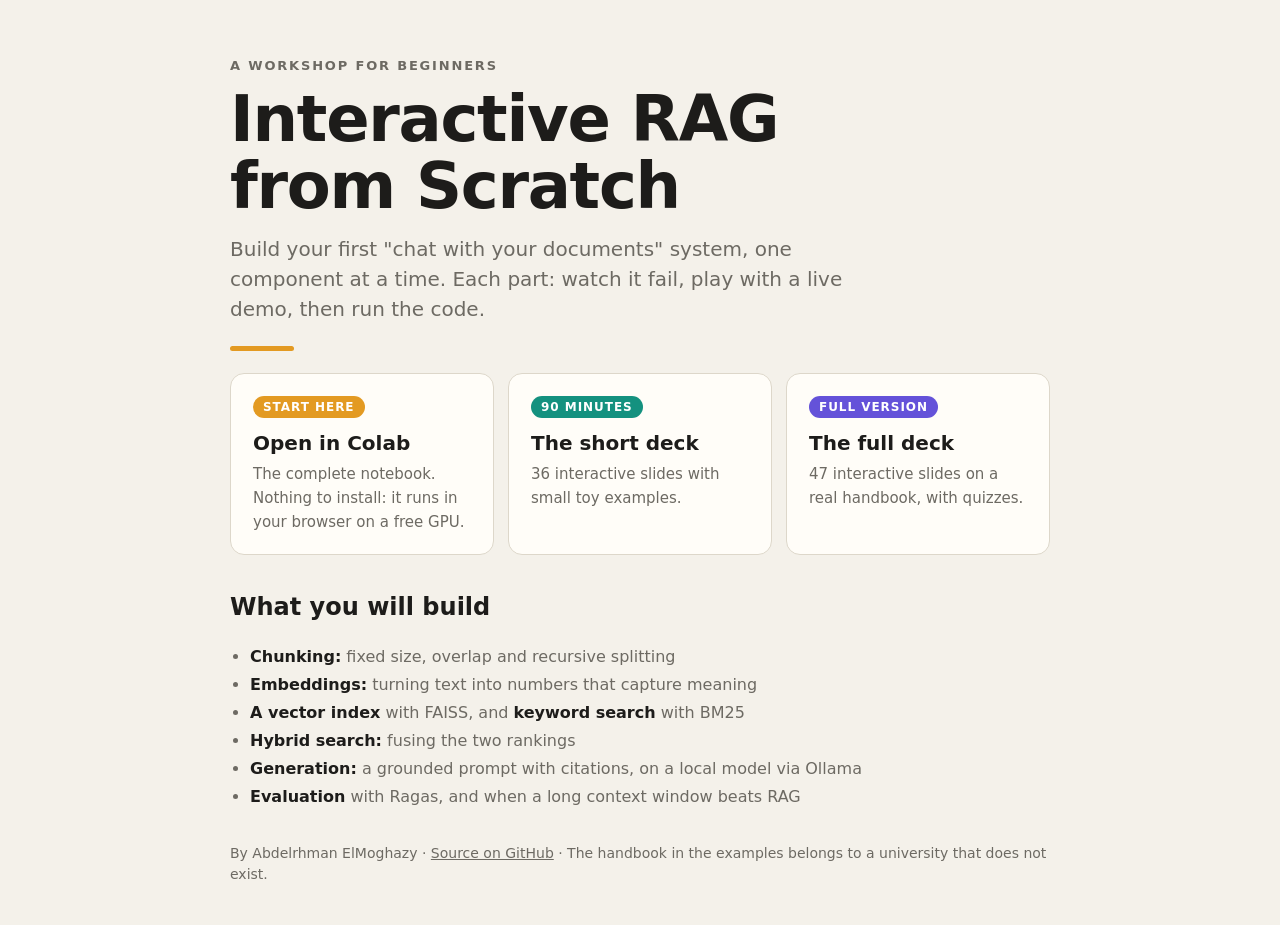
<file: index.html>
<!doctype html>
<html lang="en">
<head>
<meta charset="utf-8">
<meta name="viewport" content="width=device-width, initial-scale=1">
<title>Interactive RAG from Scratch</title>
<meta name="description" content="Learn retrieval-augmented generation from scratch with interactive visual demos and a Colab notebook. For beginners.">
<style>
  :root { --bg: #f4f1ea; --card: #fffdf8; --ink: #1d1c1a; --muted: #6d6a63; --line: #ddd7ca; --work: #e39a22; --hit: #14917f; --res: #6452d9; }
  @media (prefers-color-scheme: dark) { :root { --bg: #0f1013; --card: #18191e; --ink: #ecebe6; --muted: #a09d95; --line: #33353d; } }
  * { box-sizing: border-box; }
  body { margin: 0; background: var(--bg); color: var(--ink); font-family: "Segoe UI", system-ui, -apple-system, Roboto, Helvetica, Arial, sans-serif; line-height: 1.5; }
  main { max-width: 860px; margin: 0 auto; padding: 56px 20px 40px; }
  .kicker { font-size: 13px; letter-spacing: .14em; text-transform: uppercase; color: var(--muted); font-weight: 600; }
  h1 { font-size: clamp(38px, 7vw, 64px); line-height: 1.05; margin: 10px 0 14px; letter-spacing: -.02em; }
  .lead { font-size: 20px; color: var(--muted); max-width: 640px; margin: 0 0 8px; }
  .rule { width: 64px; height: 5px; border-radius: 3px; background: var(--work); margin: 22px 0; }
  .grid { display: grid; grid-template-columns: repeat(auto-fit, minmax(240px, 1fr)); gap: 14px; margin-top: 8px; }
  a.card { display: block; background: var(--card); border: 1px solid var(--line); border-radius: 14px; padding: 20px 22px; color: inherit; text-decoration: none; transition: border-color .2s, transform .2s; }
  a.card:hover { border-color: var(--ink); transform: translateY(-2px); }
  a.card b { display: block; font-size: 20px; margin-bottom: 4px; }
  a.card span { color: var(--muted); font-size: 15px; }
  a.card i { display: inline-block; font-style: normal; font-size: 12px; font-weight: 700; letter-spacing: .08em; text-transform: uppercase; border-radius: 99px; padding: 2px 10px; color: #fff; margin-bottom: 10px; }
  .a i { background: var(--work); color: #1d1c1a; } .b i { background: var(--hit); } .c i { background: var(--res); }
  ul { padding-left: 20px; color: var(--muted); } li { margin: 4px 0; } li b { color: var(--ink); }
  footer { margin-top: 34px; font-size: 14px; color: var(--muted); } footer a { color: inherit; }
</style>
</head>
<body>
<main>
  <div class="kicker">A workshop for beginners</div>
  <h1>Interactive RAG<br>from Scratch</h1>
  <p class="lead">Build your first "chat with your documents" system, one component at a time. Each part: watch it fail, play with a live demo, then run the code.</p>
  <div class="rule"></div>
  <div class="grid">
    <a class="card a" href="https://colab.research.google.com/github/El-Moghazy2/interactive-rag-from-scratch/blob/main/notebooks/rag_workshop.ipynb"><i>Start here</i><b>Open in Colab</b><span>The complete notebook. Nothing to install: it runs in your browser on a free GPU.</span></a>
    <a class="card b" href="site-short/"><i>90 minutes</i><b>The short deck</b><span>36 interactive slides with small toy examples.</span></a>
    <a class="card c" href="site/"><i>Full version</i><b>The full deck</b><span>47 interactive slides on a real handbook, with quizzes.</span></a>
  </div>
  <h2 style="margin-top:34px">What you will build</h2>
  <ul>
    <li><b>Chunking:</b> fixed size, overlap and recursive splitting</li>
    <li><b>Embeddings:</b> turning text into numbers that capture meaning</li>
    <li><b>A vector index</b> with FAISS, and <b>keyword search</b> with BM25</li>
    <li><b>Hybrid search:</b> fusing the two rankings</li>
    <li><b>Generation:</b> a grounded prompt with citations, on a local model via Ollama</li>
    <li><b>Evaluation</b> with Ragas, and when a long context window beats RAG</li>
  </ul>
  <footer>By Abdelrhman ElMoghazy · <a href="https://github.com/El-Moghazy2/interactive-rag-from-scratch">Source on GitHub</a> · The handbook in the examples belongs to a university that does not exist.</footer>
</main>
</body>
</html>
</file>
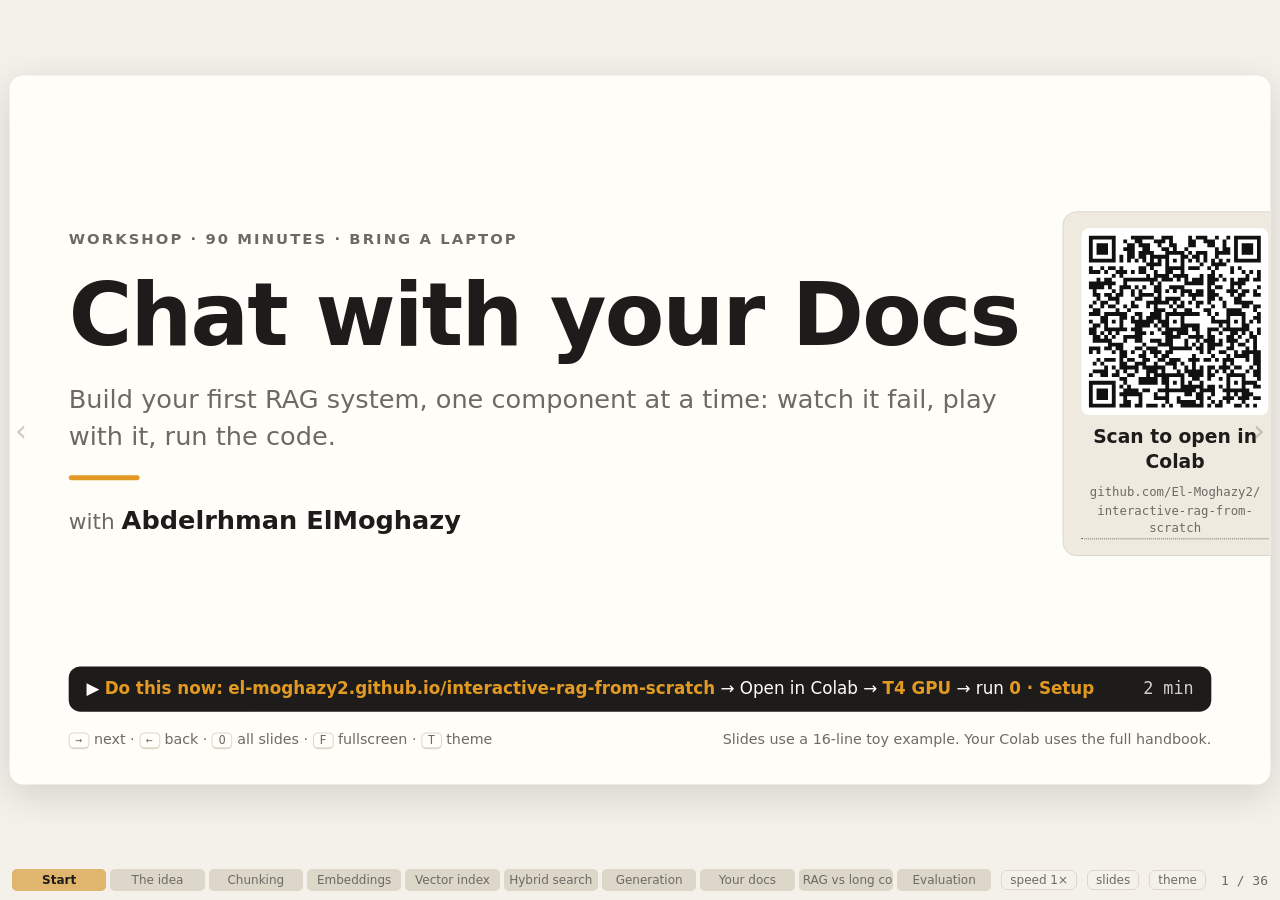
<file: site-short/index.html>
<!doctype html>
<html lang="en" data-theme="light">
<head>
<meta charset="utf-8">
<meta name="viewport" content="width=device-width, initial-scale=1">
<title>Chat with your Docs (90-minute version)</title>
<link rel="stylesheet" href="style.css?v=5835">
</head>
<body>
<div id="viewport"><div id="stage">

<!-- ======================= START ======================= -->
<section class="slide" id="title" data-part="0" style="gap:18px">
  <div class="title-row">
  <div class="title-main">
    <div class="kicker">Workshop · 90 minutes · bring a laptop</div>
    <h1>Chat with your Docs</h1>
    <p class="lead">Build your first RAG system, one component at a time: watch it fail, play with it, run the code.</p>
    <div class="rule"></div>
    <p class="speaker">with <b>Abdelrhman ElMoghazy</b></p>
  </div>
  <div class="title-qr">
    <svg viewBox="0 0 49 49" width="190" height="190" role="img" aria-label="QR code that opens the workshop notebook in Google Colab"><rect width="49" height="49" fill="#fff"/><path d="M2 2h1v1h-1zM3 2h1v1h-1zM4 2h1v1h-1zM5 2h1v1h-1zM6 2h1v1h-1zM7 2h1v1h-1zM8 2h1v1h-1zM13 2h1v1h-1zM14 2h1v1h-1zM15 2h1v1h-1zM16 2h1v1h-1zM17 2h1v1h-1zM18 2h1v1h-1zM21 2h1v1h-1zM22 2h1v1h-1zM23 2h1v1h-1zM28 2h1v1h-1zM30 2h1v1h-1zM31 2h1v1h-1zM32 2h1v1h-1zM35 2h1v1h-1zM38 2h1v1h-1zM40 2h1v1h-1zM41 2h1v1h-1zM42 2h1v1h-1zM43 2h1v1h-1zM44 2h1v1h-1zM45 2h1v1h-1zM46 2h1v1h-1zM2 3h1v1h-1zM8 3h1v1h-1zM11 3h1v1h-1zM14 3h1v1h-1zM15 3h1v1h-1zM19 3h1v1h-1zM20 3h1v1h-1zM21 3h1v1h-1zM23 3h1v1h-1zM28 3h1v1h-1zM29 3h1v1h-1zM32 3h1v1h-1zM33 3h1v1h-1zM34 3h1v1h-1zM37 3h1v1h-1zM40 3h1v1h-1zM46 3h1v1h-1zM2 4h1v1h-1zM4 4h1v1h-1zM5 4h1v1h-1zM6 4h1v1h-1zM8 4h1v1h-1zM12 4h1v1h-1zM13 4h1v1h-1zM15 4h1v1h-1zM16 4h1v1h-1zM17 4h1v1h-1zM20 4h1v1h-1zM23 4h1v1h-1zM24 4h1v1h-1zM28 4h1v1h-1zM29 4h1v1h-1zM33 4h1v1h-1zM34 4h1v1h-1zM37 4h1v1h-1zM40 4h1v1h-1zM42 4h1v1h-1zM43 4h1v1h-1zM44 4h1v1h-1zM46 4h1v1h-1zM2 5h1v1h-1zM4 5h1v1h-1zM5 5h1v1h-1zM6 5h1v1h-1zM8 5h1v1h-1zM11 5h1v1h-1zM12 5h1v1h-1zM13 5h1v1h-1zM16 5h1v1h-1zM17 5h1v1h-1zM21 5h1v1h-1zM22 5h1v1h-1zM24 5h1v1h-1zM27 5h1v1h-1zM35 5h1v1h-1zM37 5h1v1h-1zM38 5h1v1h-1zM40 5h1v1h-1zM42 5h1v1h-1zM43 5h1v1h-1zM44 5h1v1h-1zM46 5h1v1h-1zM2 6h1v1h-1zM4 6h1v1h-1zM5 6h1v1h-1zM6 6h1v1h-1zM8 6h1v1h-1zM12 6h1v1h-1zM13 6h1v1h-1zM15 6h1v1h-1zM16 6h1v1h-1zM17 6h1v1h-1zM18 6h1v1h-1zM22 6h1v1h-1zM23 6h1v1h-1zM24 6h1v1h-1zM25 6h1v1h-1zM26 6h1v1h-1zM28 6h1v1h-1zM30 6h1v1h-1zM31 6h1v1h-1zM32 6h1v1h-1zM35 6h1v1h-1zM36 6h1v1h-1zM37 6h1v1h-1zM38 6h1v1h-1zM40 6h1v1h-1zM42 6h1v1h-1zM43 6h1v1h-1zM44 6h1v1h-1zM46 6h1v1h-1zM2 7h1v1h-1zM8 7h1v1h-1zM10 7h1v1h-1zM12 7h1v1h-1zM13 7h1v1h-1zM15 7h1v1h-1zM16 7h1v1h-1zM18 7h1v1h-1zM19 7h1v1h-1zM20 7h1v1h-1zM21 7h1v1h-1zM22 7h1v1h-1zM26 7h1v1h-1zM27 7h1v1h-1zM29 7h1v1h-1zM30 7h1v1h-1zM32 7h1v1h-1zM35 7h1v1h-1zM40 7h1v1h-1zM46 7h1v1h-1zM2 8h1v1h-1zM3 8h1v1h-1zM4 8h1v1h-1zM5 8h1v1h-1zM6 8h1v1h-1zM7 8h1v1h-1zM8 8h1v1h-1zM10 8h1v1h-1zM12 8h1v1h-1zM14 8h1v1h-1zM16 8h1v1h-1zM18 8h1v1h-1zM20 8h1v1h-1zM22 8h1v1h-1zM24 8h1v1h-1zM26 8h1v1h-1zM28 8h1v1h-1zM30 8h1v1h-1zM32 8h1v1h-1zM34 8h1v1h-1zM36 8h1v1h-1zM38 8h1v1h-1zM40 8h1v1h-1zM41 8h1v1h-1zM42 8h1v1h-1zM43 8h1v1h-1zM44 8h1v1h-1zM45 8h1v1h-1zM46 8h1v1h-1zM17 9h1v1h-1zM18 9h1v1h-1zM19 9h1v1h-1zM20 9h1v1h-1zM22 9h1v1h-1zM26 9h1v1h-1zM31 9h1v1h-1zM34 9h1v1h-1zM35 9h1v1h-1zM36 9h1v1h-1zM37 9h1v1h-1zM2 10h1v1h-1zM5 10h1v1h-1zM7 10h1v1h-1zM8 10h1v1h-1zM10 10h1v1h-1zM15 10h1v1h-1zM16 10h1v1h-1zM18 10h1v1h-1zM22 10h1v1h-1zM23 10h1v1h-1zM24 10h1v1h-1zM25 10h1v1h-1zM26 10h1v1h-1zM28 10h1v1h-1zM29 10h1v1h-1zM30 10h1v1h-1zM33 10h1v1h-1zM35 10h1v1h-1zM39 10h1v1h-1zM41 10h1v1h-1zM2 11h1v1h-1zM3 11h1v1h-1zM4 11h1v1h-1zM6 11h1v1h-1zM9 11h1v1h-1zM10 11h1v1h-1zM11 11h1v1h-1zM13 11h1v1h-1zM15 11h1v1h-1zM16 11h1v1h-1zM19 11h1v1h-1zM22 11h1v1h-1zM23 11h1v1h-1zM26 11h1v1h-1zM34 11h1v1h-1zM39 11h1v1h-1zM42 11h1v1h-1zM44 11h1v1h-1zM46 11h1v1h-1zM8 12h1v1h-1zM10 12h1v1h-1zM17 12h1v1h-1zM19 12h1v1h-1zM20 12h1v1h-1zM21 12h1v1h-1zM22 12h1v1h-1zM24 12h1v1h-1zM25 12h1v1h-1zM26 12h1v1h-1zM27 12h1v1h-1zM31 12h1v1h-1zM33 12h1v1h-1zM34 12h1v1h-1zM36 12h1v1h-1zM43 12h1v1h-1zM46 12h1v1h-1zM4 13h1v1h-1zM6 13h1v1h-1zM7 13h1v1h-1zM11 13h1v1h-1zM12 13h1v1h-1zM13 13h1v1h-1zM14 13h1v1h-1zM15 13h1v1h-1zM16 13h1v1h-1zM17 13h1v1h-1zM18 13h1v1h-1zM19 13h1v1h-1zM21 13h1v1h-1zM22 13h1v1h-1zM23 13h1v1h-1zM25 13h1v1h-1zM27 13h1v1h-1zM29 13h1v1h-1zM30 13h1v1h-1zM31 13h1v1h-1zM33 13h1v1h-1zM34 13h1v1h-1zM35 13h1v1h-1zM37 13h1v1h-1zM39 13h1v1h-1zM41 13h1v1h-1zM42 13h1v1h-1zM43 13h1v1h-1zM45 13h1v1h-1zM46 13h1v1h-1zM2 14h1v1h-1zM3 14h1v1h-1zM4 14h1v1h-1zM5 14h1v1h-1zM6 14h1v1h-1zM7 14h1v1h-1zM8 14h1v1h-1zM11 14h1v1h-1zM18 14h1v1h-1zM20 14h1v1h-1zM27 14h1v1h-1zM28 14h1v1h-1zM29 14h1v1h-1zM30 14h1v1h-1zM31 14h1v1h-1zM33 14h1v1h-1zM34 14h1v1h-1zM39 14h1v1h-1zM40 14h1v1h-1zM41 14h1v1h-1zM42 14h1v1h-1zM2 15h1v1h-1zM3 15h1v1h-1zM4 15h1v1h-1zM5 15h1v1h-1zM7 15h1v1h-1zM10 15h1v1h-1zM11 15h1v1h-1zM12 15h1v1h-1zM14 15h1v1h-1zM16 15h1v1h-1zM19 15h1v1h-1zM20 15h1v1h-1zM23 15h1v1h-1zM24 15h1v1h-1zM25 15h1v1h-1zM26 15h1v1h-1zM33 15h1v1h-1zM35 15h1v1h-1zM36 15h1v1h-1zM39 15h1v1h-1zM41 15h1v1h-1zM46 15h1v1h-1zM3 16h1v1h-1zM8 16h1v1h-1zM10 16h1v1h-1zM13 16h1v1h-1zM15 16h1v1h-1zM19 16h1v1h-1zM20 16h1v1h-1zM22 16h1v1h-1zM24 16h1v1h-1zM26 16h1v1h-1zM27 16h1v1h-1zM28 16h1v1h-1zM30 16h1v1h-1zM31 16h1v1h-1zM33 16h1v1h-1zM34 16h1v1h-1zM38 16h1v1h-1zM39 16h1v1h-1zM40 16h1v1h-1zM42 16h1v1h-1zM43 16h1v1h-1zM45 16h1v1h-1zM3 17h1v1h-1zM4 17h1v1h-1zM6 17h1v1h-1zM7 17h1v1h-1zM9 17h1v1h-1zM10 17h1v1h-1zM13 17h1v1h-1zM15 17h1v1h-1zM16 17h1v1h-1zM17 17h1v1h-1zM18 17h1v1h-1zM20 17h1v1h-1zM26 17h1v1h-1zM28 17h1v1h-1zM29 17h1v1h-1zM30 17h1v1h-1zM31 17h1v1h-1zM33 17h1v1h-1zM34 17h1v1h-1zM35 17h1v1h-1zM39 17h1v1h-1zM41 17h1v1h-1zM42 17h1v1h-1zM45 17h1v1h-1zM46 17h1v1h-1zM4 18h1v1h-1zM7 18h1v1h-1zM8 18h1v1h-1zM9 18h1v1h-1zM14 18h1v1h-1zM15 18h1v1h-1zM19 18h1v1h-1zM20 18h1v1h-1zM22 18h1v1h-1zM23 18h1v1h-1zM24 18h1v1h-1zM25 18h1v1h-1zM29 18h1v1h-1zM33 18h1v1h-1zM34 18h1v1h-1zM36 18h1v1h-1zM40 18h1v1h-1zM41 18h1v1h-1zM3 19h1v1h-1zM5 19h1v1h-1zM6 19h1v1h-1zM9 19h1v1h-1zM13 19h1v1h-1zM17 19h1v1h-1zM18 19h1v1h-1zM19 19h1v1h-1zM20 19h1v1h-1zM21 19h1v1h-1zM22 19h1v1h-1zM24 19h1v1h-1zM26 19h1v1h-1zM28 19h1v1h-1zM30 19h1v1h-1zM31 19h1v1h-1zM33 19h1v1h-1zM37 19h1v1h-1zM40 19h1v1h-1zM41 19h1v1h-1zM42 19h1v1h-1zM43 19h1v1h-1zM44 19h1v1h-1zM2 20h1v1h-1zM5 20h1v1h-1zM7 20h1v1h-1zM8 20h1v1h-1zM11 20h1v1h-1zM13 20h1v1h-1zM14 20h1v1h-1zM17 20h1v1h-1zM19 20h1v1h-1zM23 20h1v1h-1zM25 20h1v1h-1zM26 20h1v1h-1zM30 20h1v1h-1zM34 20h1v1h-1zM37 20h1v1h-1zM42 20h1v1h-1zM43 20h1v1h-1zM45 20h1v1h-1zM46 20h1v1h-1zM3 21h1v1h-1zM4 21h1v1h-1zM9 21h1v1h-1zM12 21h1v1h-1zM19 21h1v1h-1zM20 21h1v1h-1zM21 21h1v1h-1zM24 21h1v1h-1zM27 21h1v1h-1zM28 21h1v1h-1zM32 21h1v1h-1zM33 21h1v1h-1zM38 21h1v1h-1zM39 21h1v1h-1zM40 21h1v1h-1zM41 21h1v1h-1zM45 21h1v1h-1zM2 22h1v1h-1zM3 22h1v1h-1zM4 22h1v1h-1zM6 22h1v1h-1zM7 22h1v1h-1zM8 22h1v1h-1zM9 22h1v1h-1zM10 22h1v1h-1zM11 22h1v1h-1zM14 22h1v1h-1zM15 22h1v1h-1zM18 22h1v1h-1zM19 22h1v1h-1zM20 22h1v1h-1zM22 22h1v1h-1zM23 22h1v1h-1zM24 22h1v1h-1zM25 22h1v1h-1zM26 22h1v1h-1zM27 22h1v1h-1zM28 22h1v1h-1zM29 22h1v1h-1zM30 22h1v1h-1zM33 22h1v1h-1zM35 22h1v1h-1zM38 22h1v1h-1zM39 22h1v1h-1zM40 22h1v1h-1zM41 22h1v1h-1zM42 22h1v1h-1zM46 22h1v1h-1zM5 23h1v1h-1zM6 23h1v1h-1zM10 23h1v1h-1zM11 23h1v1h-1zM13 23h1v1h-1zM15 23h1v1h-1zM17 23h1v1h-1zM18 23h1v1h-1zM19 23h1v1h-1zM20 23h1v1h-1zM22 23h1v1h-1zM26 23h1v1h-1zM34 23h1v1h-1zM38 23h1v1h-1zM42 23h1v1h-1zM45 23h1v1h-1zM46 23h1v1h-1zM2 24h1v1h-1zM5 24h1v1h-1zM6 24h1v1h-1zM8 24h1v1h-1zM10 24h1v1h-1zM13 24h1v1h-1zM14 24h1v1h-1zM15 24h1v1h-1zM16 24h1v1h-1zM17 24h1v1h-1zM18 24h1v1h-1zM20 24h1v1h-1zM21 24h1v1h-1zM22 24h1v1h-1zM24 24h1v1h-1zM26 24h1v1h-1zM34 24h1v1h-1zM35 24h1v1h-1zM36 24h1v1h-1zM37 24h1v1h-1zM38 24h1v1h-1zM40 24h1v1h-1zM42 24h1v1h-1zM44 24h1v1h-1zM46 24h1v1h-1zM3 25h1v1h-1zM4 25h1v1h-1zM6 25h1v1h-1zM10 25h1v1h-1zM14 25h1v1h-1zM15 25h1v1h-1zM16 25h1v1h-1zM17 25h1v1h-1zM19 25h1v1h-1zM21 25h1v1h-1zM22 25h1v1h-1zM26 25h1v1h-1zM27 25h1v1h-1zM28 25h1v1h-1zM29 25h1v1h-1zM30 25h1v1h-1zM36 25h1v1h-1zM38 25h1v1h-1zM42 25h1v1h-1zM43 25h1v1h-1zM2 26h1v1h-1zM3 26h1v1h-1zM6 26h1v1h-1zM7 26h1v1h-1zM8 26h1v1h-1zM9 26h1v1h-1zM10 26h1v1h-1zM11 26h1v1h-1zM13 26h1v1h-1zM14 26h1v1h-1zM15 26h1v1h-1zM20 26h1v1h-1zM22 26h1v1h-1zM23 26h1v1h-1zM24 26h1v1h-1zM25 26h1v1h-1zM26 26h1v1h-1zM27 26h1v1h-1zM29 26h1v1h-1zM30 26h1v1h-1zM33 26h1v1h-1zM34 26h1v1h-1zM35 26h1v1h-1zM37 26h1v1h-1zM38 26h1v1h-1zM39 26h1v1h-1zM40 26h1v1h-1zM41 26h1v1h-1zM42 26h1v1h-1zM43 26h1v1h-1zM46 26h1v1h-1zM2 27h1v1h-1zM3 27h1v1h-1zM5 27h1v1h-1zM7 27h1v1h-1zM9 27h1v1h-1zM14 27h1v1h-1zM15 27h1v1h-1zM16 27h1v1h-1zM18 27h1v1h-1zM21 27h1v1h-1zM22 27h1v1h-1zM23 27h1v1h-1zM25 27h1v1h-1zM26 27h1v1h-1zM27 27h1v1h-1zM30 27h1v1h-1zM33 27h1v1h-1zM36 27h1v1h-1zM39 27h1v1h-1zM40 27h1v1h-1zM42 27h1v1h-1zM44 27h1v1h-1zM46 27h1v1h-1zM3 28h1v1h-1zM4 28h1v1h-1zM6 28h1v1h-1zM8 28h1v1h-1zM11 28h1v1h-1zM12 28h1v1h-1zM13 28h1v1h-1zM14 28h1v1h-1zM15 28h1v1h-1zM22 28h1v1h-1zM23 28h1v1h-1zM24 28h1v1h-1zM25 28h1v1h-1zM28 28h1v1h-1zM29 28h1v1h-1zM30 28h1v1h-1zM31 28h1v1h-1zM33 28h1v1h-1zM34 28h1v1h-1zM38 28h1v1h-1zM39 28h1v1h-1zM41 28h1v1h-1zM44 28h1v1h-1zM45 28h1v1h-1zM3 29h1v1h-1zM4 29h1v1h-1zM5 29h1v1h-1zM6 29h1v1h-1zM7 29h1v1h-1zM11 29h1v1h-1zM14 29h1v1h-1zM15 29h1v1h-1zM18 29h1v1h-1zM19 29h1v1h-1zM20 29h1v1h-1zM22 29h1v1h-1zM23 29h1v1h-1zM27 29h1v1h-1zM30 29h1v1h-1zM32 29h1v1h-1zM33 29h1v1h-1zM34 29h1v1h-1zM36 29h1v1h-1zM38 29h1v1h-1zM39 29h1v1h-1zM40 29h1v1h-1zM43 29h1v1h-1zM45 29h1v1h-1zM7 30h1v1h-1zM8 30h1v1h-1zM9 30h1v1h-1zM10 30h1v1h-1zM16 30h1v1h-1zM20 30h1v1h-1zM21 30h1v1h-1zM22 30h1v1h-1zM23 30h1v1h-1zM27 30h1v1h-1zM29 30h1v1h-1zM31 30h1v1h-1zM33 30h1v1h-1zM34 30h1v1h-1zM35 30h1v1h-1zM36 30h1v1h-1zM39 30h1v1h-1zM41 30h1v1h-1zM42 30h1v1h-1zM45 30h1v1h-1zM2 31h1v1h-1zM3 31h1v1h-1zM4 31h1v1h-1zM6 31h1v1h-1zM7 31h1v1h-1zM9 31h1v1h-1zM10 31h1v1h-1zM14 31h1v1h-1zM15 31h1v1h-1zM17 31h1v1h-1zM18 31h1v1h-1zM19 31h1v1h-1zM23 31h1v1h-1zM24 31h1v1h-1zM25 31h1v1h-1zM26 31h1v1h-1zM27 31h1v1h-1zM28 31h1v1h-1zM30 31h1v1h-1zM31 31h1v1h-1zM33 31h1v1h-1zM34 31h1v1h-1zM38 31h1v1h-1zM39 31h1v1h-1zM43 31h1v1h-1zM45 31h1v1h-1zM2 32h1v1h-1zM4 32h1v1h-1zM8 32h1v1h-1zM10 32h1v1h-1zM11 32h1v1h-1zM13 32h1v1h-1zM16 32h1v1h-1zM18 32h1v1h-1zM19 32h1v1h-1zM20 32h1v1h-1zM22 32h1v1h-1zM23 32h1v1h-1zM31 32h1v1h-1zM33 32h1v1h-1zM36 32h1v1h-1zM37 32h1v1h-1zM40 32h1v1h-1zM42 32h1v1h-1zM43 32h1v1h-1zM44 32h1v1h-1zM45 32h1v1h-1zM46 32h1v1h-1zM10 33h1v1h-1zM11 33h1v1h-1zM15 33h1v1h-1zM16 33h1v1h-1zM19 33h1v1h-1zM21 33h1v1h-1zM22 33h1v1h-1zM29 33h1v1h-1zM34 33h1v1h-1zM38 33h1v1h-1zM40 33h1v1h-1zM41 33h1v1h-1zM42 33h1v1h-1zM43 33h1v1h-1zM45 33h1v1h-1zM46 33h1v1h-1zM4 34h1v1h-1zM6 34h1v1h-1zM7 34h1v1h-1zM8 34h1v1h-1zM10 34h1v1h-1zM12 34h1v1h-1zM13 34h1v1h-1zM16 34h1v1h-1zM17 34h1v1h-1zM20 34h1v1h-1zM21 34h1v1h-1zM23 34h1v1h-1zM24 34h1v1h-1zM25 34h1v1h-1zM28 34h1v1h-1zM29 34h1v1h-1zM30 34h1v1h-1zM32 34h1v1h-1zM33 34h1v1h-1zM35 34h1v1h-1zM37 34h1v1h-1zM38 34h1v1h-1zM39 34h1v1h-1zM43 34h1v1h-1zM45 34h1v1h-1zM46 34h1v1h-1zM3 35h1v1h-1zM5 35h1v1h-1zM10 35h1v1h-1zM11 35h1v1h-1zM14 35h1v1h-1zM15 35h1v1h-1zM16 35h1v1h-1zM19 35h1v1h-1zM22 35h1v1h-1zM23 35h1v1h-1zM24 35h1v1h-1zM26 35h1v1h-1zM29 35h1v1h-1zM37 35h1v1h-1zM39 35h1v1h-1zM45 35h1v1h-1zM46 35h1v1h-1zM6 36h1v1h-1zM8 36h1v1h-1zM10 36h1v1h-1zM11 36h1v1h-1zM12 36h1v1h-1zM13 36h1v1h-1zM14 36h1v1h-1zM16 36h1v1h-1zM17 36h1v1h-1zM18 36h1v1h-1zM19 36h1v1h-1zM20 36h1v1h-1zM21 36h1v1h-1zM24 36h1v1h-1zM27 36h1v1h-1zM29 36h1v1h-1zM31 36h1v1h-1zM33 36h1v1h-1zM34 36h1v1h-1zM36 36h1v1h-1zM37 36h1v1h-1zM38 36h1v1h-1zM40 36h1v1h-1zM41 36h1v1h-1zM44 36h1v1h-1zM46 36h1v1h-1zM3 37h1v1h-1zM4 37h1v1h-1zM5 37h1v1h-1zM6 37h1v1h-1zM9 37h1v1h-1zM11 37h1v1h-1zM14 37h1v1h-1zM17 37h1v1h-1zM18 37h1v1h-1zM19 37h1v1h-1zM21 37h1v1h-1zM25 37h1v1h-1zM27 37h1v1h-1zM28 37h1v1h-1zM29 37h1v1h-1zM30 37h1v1h-1zM31 37h1v1h-1zM33 37h1v1h-1zM35 37h1v1h-1zM37 37h1v1h-1zM39 37h1v1h-1zM43 37h1v1h-1zM45 37h1v1h-1zM46 37h1v1h-1zM2 38h1v1h-1zM5 38h1v1h-1zM6 38h1v1h-1zM8 38h1v1h-1zM9 38h1v1h-1zM12 38h1v1h-1zM13 38h1v1h-1zM17 38h1v1h-1zM19 38h1v1h-1zM20 38h1v1h-1zM21 38h1v1h-1zM22 38h1v1h-1zM23 38h1v1h-1zM24 38h1v1h-1zM25 38h1v1h-1zM26 38h1v1h-1zM28 38h1v1h-1zM29 38h1v1h-1zM30 38h1v1h-1zM31 38h1v1h-1zM33 38h1v1h-1zM34 38h1v1h-1zM38 38h1v1h-1zM39 38h1v1h-1zM40 38h1v1h-1zM41 38h1v1h-1zM42 38h1v1h-1zM45 38h1v1h-1zM46 38h1v1h-1zM10 39h1v1h-1zM11 39h1v1h-1zM15 39h1v1h-1zM16 39h1v1h-1zM17 39h1v1h-1zM18 39h1v1h-1zM19 39h1v1h-1zM21 39h1v1h-1zM22 39h1v1h-1zM26 39h1v1h-1zM29 39h1v1h-1zM30 39h1v1h-1zM33 39h1v1h-1zM36 39h1v1h-1zM38 39h1v1h-1zM42 39h1v1h-1zM46 39h1v1h-1zM2 40h1v1h-1zM3 40h1v1h-1zM4 40h1v1h-1zM5 40h1v1h-1zM6 40h1v1h-1zM7 40h1v1h-1zM8 40h1v1h-1zM11 40h1v1h-1zM15 40h1v1h-1zM16 40h1v1h-1zM17 40h1v1h-1zM18 40h1v1h-1zM19 40h1v1h-1zM21 40h1v1h-1zM22 40h1v1h-1zM24 40h1v1h-1zM26 40h1v1h-1zM28 40h1v1h-1zM31 40h1v1h-1zM38 40h1v1h-1zM40 40h1v1h-1zM42 40h1v1h-1zM43 40h1v1h-1zM44 40h1v1h-1zM45 40h1v1h-1zM2 41h1v1h-1zM8 41h1v1h-1zM10 41h1v1h-1zM12 41h1v1h-1zM22 41h1v1h-1zM26 41h1v1h-1zM27 41h1v1h-1zM28 41h1v1h-1zM29 41h1v1h-1zM30 41h1v1h-1zM31 41h1v1h-1zM33 41h1v1h-1zM34 41h1v1h-1zM36 41h1v1h-1zM38 41h1v1h-1zM42 41h1v1h-1zM45 41h1v1h-1zM46 41h1v1h-1zM2 42h1v1h-1zM4 42h1v1h-1zM5 42h1v1h-1zM6 42h1v1h-1zM8 42h1v1h-1zM11 42h1v1h-1zM12 42h1v1h-1zM13 42h1v1h-1zM14 42h1v1h-1zM16 42h1v1h-1zM17 42h1v1h-1zM20 42h1v1h-1zM21 42h1v1h-1zM22 42h1v1h-1zM23 42h1v1h-1zM24 42h1v1h-1zM25 42h1v1h-1zM26 42h1v1h-1zM27 42h1v1h-1zM28 42h1v1h-1zM29 42h1v1h-1zM31 42h1v1h-1zM32 42h1v1h-1zM33 42h1v1h-1zM34 42h1v1h-1zM37 42h1v1h-1zM38 42h1v1h-1zM39 42h1v1h-1zM40 42h1v1h-1zM41 42h1v1h-1zM42 42h1v1h-1zM43 42h1v1h-1zM2 43h1v1h-1zM4 43h1v1h-1zM5 43h1v1h-1zM6 43h1v1h-1zM8 43h1v1h-1zM10 43h1v1h-1zM11 43h1v1h-1zM12 43h1v1h-1zM13 43h1v1h-1zM14 43h1v1h-1zM15 43h1v1h-1zM19 43h1v1h-1zM22 43h1v1h-1zM27 43h1v1h-1zM28 43h1v1h-1zM30 43h1v1h-1zM31 43h1v1h-1zM34 43h1v1h-1zM38 43h1v1h-1zM40 43h1v1h-1zM42 43h1v1h-1zM43 43h1v1h-1zM44 43h1v1h-1zM2 44h1v1h-1zM4 44h1v1h-1zM5 44h1v1h-1zM6 44h1v1h-1zM8 44h1v1h-1zM11 44h1v1h-1zM15 44h1v1h-1zM19 44h1v1h-1zM20 44h1v1h-1zM21 44h1v1h-1zM22 44h1v1h-1zM25 44h1v1h-1zM30 44h1v1h-1zM31 44h1v1h-1zM33 44h1v1h-1zM37 44h1v1h-1zM38 44h1v1h-1zM39 44h1v1h-1zM41 44h1v1h-1zM42 44h1v1h-1zM43 44h1v1h-1zM45 44h1v1h-1zM46 44h1v1h-1zM2 45h1v1h-1zM8 45h1v1h-1zM11 45h1v1h-1zM12 45h1v1h-1zM15 45h1v1h-1zM22 45h1v1h-1zM25 45h1v1h-1zM26 45h1v1h-1zM27 45h1v1h-1zM28 45h1v1h-1zM29 45h1v1h-1zM31 45h1v1h-1zM34 45h1v1h-1zM36 45h1v1h-1zM38 45h1v1h-1zM42 45h1v1h-1zM2 46h1v1h-1zM3 46h1v1h-1zM4 46h1v1h-1zM5 46h1v1h-1zM6 46h1v1h-1zM7 46h1v1h-1zM8 46h1v1h-1zM10 46h1v1h-1zM11 46h1v1h-1zM12 46h1v1h-1zM14 46h1v1h-1zM15 46h1v1h-1zM17 46h1v1h-1zM18 46h1v1h-1zM19 46h1v1h-1zM21 46h1v1h-1zM23 46h1v1h-1zM26 46h1v1h-1zM27 46h1v1h-1zM28 46h1v1h-1zM29 46h1v1h-1zM30 46h1v1h-1zM31 46h1v1h-1zM33 46h1v1h-1zM35 46h1v1h-1zM36 46h1v1h-1zM40 46h1v1h-1zM41 46h1v1h-1zM43 46h1v1h-1zM45 46h1v1h-1z" fill="#111"/></svg>
    <b>Scan to open in Colab</b>
    <a href="https://github.com/El-Moghazy2/interactive-rag-from-scratch" target="_blank" rel="noopener">github.com/El-Moghazy2/<br>interactive-rag-from-scratch</a>
  </div>
  </div>
  <div class="banner"><span>▶ <b>Do this now:</b> <b>el-moghazy2.github.io/interactive-rag-from-scratch</b> → Open in Colab → <b>T4 GPU</b> → run <b>0 · Setup</b></span><span class="time">2 min</span></div>
  <div class="title-foot"><span><kbd>→</kbd> next · <kbd>←</kbd> back · <kbd>O</kbd> all slides · <kbd>F</kbd> fullscreen · <kbd>T</kbd> theme</span><span>Slides use a 16-line toy example. Your Colab uses the full handbook.</span></div>
</section>

<!-- ======================= 1 · THE IDEA ======================= -->
<section class="slide" id="ask" data-part="1">
  <div class="kicker"><b>1</b> · The idea · watch it fail</div>
  <h2>Ask a model about a document it has never read</h2>
  <div class="col grow" style="gap:12px">
    <div class="bubble q">Can I retake an exam I failed? <span style="opacity:.6">(I study at Moghazy University)</span></div>
    <div class="bubble a" data-step="1" id="ask-answer" style="font-size:17px"></div>
    <div class="card hit" data-step="2" style="font-size:19px"><span class="tag hit">What our campus FAQ says</span><br>
      Students who do not pass a final assessment may attempt it again <b>once in August</b>, <b>capped at grade C</b>.</div>
  </div>
  <p class="small" data-step="2">Fluent and confident, but none of it comes from our document. The model was never given it. (Answer recorded from gemma3:4b. The FAQ is invented for this workshop.)</p>
</section>

<section class="slide" id="openbook" data-part="1">
  <div class="kicker"><b>1</b> · The idea</div>
  <h2>Closed-book exam vs open-book exam</h2>
  <div class="cols2" style="align-items:stretch;margin-top:10px">
    <div class="card bad" data-step="1"><span class="tag bad">Closed book</span>
      <h3>The model alone</h3><p>Answers from memory. It has never seen your handbook, your notes or last week's news, so it guesses in a confident voice.</p></div>
    <div class="card hit" data-step="2"><span class="tag hit">Open book</span>
      <h3>The model + the right page</h3><p>Before answering, we look up the relevant page and put it on the desk. Now it only has to read and explain.</p></div>
  </div>
  <div class="card res" data-step="3" style="margin-top:auto;font-size:25px"><b>R</b>etrieval-<b>A</b>ugmented <b>G</b>eneration: <b>retrieve</b> the right pieces of your documents, <b>augment</b> the prompt with them, let the model <b>generate</b> the answer.</div>
</section>

<section class="slide" id="pipeline" data-part="1">
  <div class="kicker"><b>1</b> · The idea</div>
  <h2>The whole system on one slide</h2>
  <div class="grow">
    <svg class="pipe" id="pipe-svg" viewBox="0 0 1160 432">
      <g class="band ret"><rect x="8" y="10" width="588" height="412" rx="16"/><text x="24" y="34">RETRIEVAL</text></g>
      <g class="band aug"><rect x="616" y="238" width="184" height="184" rx="16"/><text x="632" y="262">AUGMENTATION</text></g>
      <g class="band gen"><rect x="820" y="238" width="332" height="184" rx="16"/><text x="836" y="262">GENERATION</text></g>
      <text class="lane" x="130" y="34">INDEXING · once, ahead of time</text>
      <path class="lanesplit" d="M24 234H580"/>
      <text class="lane" x="24" y="258">SEARCH · for every question</text>
      <path class="edge" data-at="1" d="M126 108H187m-8 -6l8 6l-8 6"/>
      <path class="edge" data-at="2" d="M271 108H322m-8 -6l8 6l-8 6"/>
      <path class="edge" data-at="2" d="M426 108H461m-8 -6l8 6l-8 6"/>
      <path class="edge" data-at="4" d="M519 196V272m-6 -8l6 8l6 -8"/>
      <path class="edge" data-at="3" d="M156 322H210m-8 -6l8 6l-8 6"/>
      <path class="edge" data-at="4" d="M314 322H461m-8 -6l8 6l-8 6"/>
      <path class="edge" data-at="5" d="M577 322H666m-8 -6l8 6l-8 6"/>
      <path class="edge" data-at="6" d="M750 322H856m-8 -6l8 6l-8 6"/>
      <path class="edge" data-at="6" d="M952 322H998m-8 -6l8 6l-8 6"/>
      <g class="stage" data-at="1"><g transform="translate(9 -8)"><rect class="pg" x="55.0" y="70.0" width="58" height="76" rx="5"/><path class="tl" d="M64.0 84.0h40"/><path class="tl" d="M64.0 94.0h40"/><path class="tl" d="M64.0 104.0h26"/><path class="tl" d="M64.0 114.0h40"/><path class="tl" d="M64.0 124.0h40"/><path class="tl" d="M64.0 134.0h26"/></g><rect class="pg" x="55.0" y="70.0" width="58" height="76" rx="5"/><path class="tl" d="M64.0 84.0h40"/><path class="tl" d="M64.0 94.0h40"/><path class="tl" d="M64.0 104.0h26"/><path class="tl" d="M64.0 114.0h40"/><path class="tl" d="M64.0 124.0h40"/><path class="tl" d="M64.0 134.0h26"/><text class="t" x="84" y="170">Documents</text><text class="sub" x="84" y="189">our FAQ</text></g>
      <g class="stage" data-at="1"><rect x="200" y="70" width="58" height="16" rx="4" fill="#f3c766"/><path class="tl dark" d="M207 78h44"/><rect x="200" y="90" width="58" height="16" rx="4" fill="#6fcabb"/><path class="tl dark" d="M207 98h36"/><rect x="200" y="110" width="58" height="16" rx="4" fill="#9d90ee"/><path class="tl dark" d="M207 118h44"/><rect x="200" y="130" width="58" height="16" rx="4" fill="#ee8fa0"/><path class="tl dark" d="M207 138h36"/><text class="t" x="229" y="170">Chunks</text><text class="sub" x="229" y="189">cut into pieces</text></g>
      <g class="stage" data-at="2"><rect x="336.5" y="73.5" width="9" height="9" rx="2" fill="#f3c766" opacity="0.9"/><rect x="347.5" y="73.5" width="9" height="9" rx="2" fill="#f3c766" opacity="0.3"/><rect x="358.5" y="73.5" width="9" height="9" rx="2" fill="#f3c766" opacity="0.6"/><rect x="369.5" y="73.5" width="9" height="9" rx="2" fill="#f3c766" opacity="1"/><rect x="380.5" y="73.5" width="9" height="9" rx="2" fill="#f3c766" opacity="0.45"/><rect x="391.5" y="73.5" width="9" height="9" rx="2" fill="#f3c766" opacity="0.75"/><rect x="402.5" y="73.5" width="9" height="9" rx="2" fill="#f3c766" opacity="0.25"/><rect x="336.5" y="93.5" width="9" height="9" rx="2" fill="#6fcabb" opacity="0.4"/><rect x="347.5" y="93.5" width="9" height="9" rx="2" fill="#6fcabb" opacity="0.95"/><rect x="358.5" y="93.5" width="9" height="9" rx="2" fill="#6fcabb" opacity="0.3"/><rect x="369.5" y="93.5" width="9" height="9" rx="2" fill="#6fcabb" opacity="0.6"/><rect x="380.5" y="93.5" width="9" height="9" rx="2" fill="#6fcabb" opacity="0.8"/><rect x="391.5" y="93.5" width="9" height="9" rx="2" fill="#6fcabb" opacity="0.2"/><rect x="402.5" y="93.5" width="9" height="9" rx="2" fill="#6fcabb" opacity="0.7"/><rect x="336.5" y="113.5" width="9" height="9" rx="2" fill="#9d90ee" opacity="0.7"/><rect x="347.5" y="113.5" width="9" height="9" rx="2" fill="#9d90ee" opacity="0.5"/><rect x="358.5" y="113.5" width="9" height="9" rx="2" fill="#9d90ee" opacity="1"/><rect x="369.5" y="113.5" width="9" height="9" rx="2" fill="#9d90ee" opacity="0.25"/><rect x="380.5" y="113.5" width="9" height="9" rx="2" fill="#9d90ee" opacity="0.55"/><rect x="391.5" y="113.5" width="9" height="9" rx="2" fill="#9d90ee" opacity="0.9"/><rect x="402.5" y="113.5" width="9" height="9" rx="2" fill="#9d90ee" opacity="0.35"/><rect x="336.5" y="133.5" width="9" height="9" rx="2" fill="#ee8fa0" opacity="0.3"/><rect x="347.5" y="133.5" width="9" height="9" rx="2" fill="#ee8fa0" opacity="0.65"/><rect x="358.5" y="133.5" width="9" height="9" rx="2" fill="#ee8fa0" opacity="0.45"/><rect x="369.5" y="133.5" width="9" height="9" rx="2" fill="#ee8fa0" opacity="0.85"/><rect x="380.5" y="133.5" width="9" height="9" rx="2" fill="#ee8fa0" opacity="1"/><rect x="391.5" y="133.5" width="9" height="9" rx="2" fill="#ee8fa0" opacity="0.5"/><rect x="402.5" y="133.5" width="9" height="9" rx="2" fill="#ee8fa0" opacity="0.6"/><text class="t" x="374" y="170">Embeddings</text><text class="sub" x="374" y="189">chunk → numbers</text></g>
      <g class="stage" data-at="2"><rect class="box" x="469" y="66" width="100" height="84" rx="10"/><circle cx="489" cy="88" r="4.5" fill="#f3c766"/><circle cx="497" cy="100" r="4.5" fill="#f3c766"/><circle cx="485" cy="104" r="4.5" fill="#f3c766"/><circle cx="501" cy="84" r="4.5" fill="#f3c766"/><circle cx="533" cy="86" r="4.5" fill="#6fcabb"/><circle cx="545" cy="94" r="4.5" fill="#6fcabb"/><circle cx="539" cy="80" r="4.5" fill="#6fcabb"/><circle cx="551" cy="82" r="4.5" fill="#6fcabb"/><circle cx="511" cy="124" r="4.5" fill="#9d90ee"/><circle cx="525" cy="130" r="4.5" fill="#9d90ee"/><circle cx="517" cy="136" r="4.5" fill="#9d90ee"/><circle cx="533" cy="120" r="4.5" fill="#9d90ee"/><circle cx="545" cy="132" r="4.5" fill="#ee8fa0"/><circle cx="553" cy="122" r="4.5" fill="#ee8fa0"/><text class="t" x="519" y="170">Index</text><text class="sub" x="519" y="189">grouped by meaning</text></g>
      <g class="stage" data-at="3"><path class="qb" d="M40.0 291.0h104a10 10 0 0 1 10 10v34a10 10 0 0 1 -10 10h-80l-12 12v-12h-12a10 10 0 0 1 -10 -10v-34a10 10 0 0 1 10 -10z"/><text class="bt" x="92" y="323">Can I retake…?</text><text class="t" x="92" y="384">Question</text><text class="sub" x="92" y="403">from a student</text></g>
      <g class="stage" data-at="3"><rect x="224.5" y="317.5" width="9" height="9" rx="2" fill="var(--bad)" opacity="0.7"/><rect x="235.5" y="317.5" width="9" height="9" rx="2" fill="var(--bad)" opacity="0.5"/><rect x="246.5" y="317.5" width="9" height="9" rx="2" fill="var(--bad)" opacity="1"/><rect x="257.5" y="317.5" width="9" height="9" rx="2" fill="var(--bad)" opacity="0.25"/><rect x="268.5" y="317.5" width="9" height="9" rx="2" fill="var(--bad)" opacity="0.55"/><rect x="279.5" y="317.5" width="9" height="9" rx="2" fill="var(--bad)" opacity="0.9"/><rect x="290.5" y="317.5" width="9" height="9" rx="2" fill="var(--bad)" opacity="0.35"/><text class="t" x="262" y="384">Embed it</text><text class="sub" x="262" y="403">same model</text></g>
      <g class="stage" data-at="4"><rect class="box" x="469" y="280" width="100" height="84" rx="10"/><path class="hitline" d="M521 328L511 338"/><path class="hitline" d="M521 328L525 344"/><path class="hitline" d="M521 328L533 334"/><circle cx="489" cy="302" r="4.5" fill="#f3c766"/><circle cx="497" cy="314" r="4.5" fill="#f3c766"/><circle cx="485" cy="318" r="4.5" fill="#f3c766"/><circle cx="501" cy="298" r="4.5" fill="#f3c766"/><circle cx="533" cy="300" r="4.5" fill="#6fcabb"/><circle cx="545" cy="308" r="4.5" fill="#6fcabb"/><circle cx="539" cy="294" r="4.5" fill="#6fcabb"/><circle cx="551" cy="296" r="4.5" fill="#6fcabb"/><circle cx="511" cy="338" r="6" fill="#9d90ee" class="hitdot"/><circle cx="525" cy="344" r="6" fill="#9d90ee" class="hitdot"/><circle cx="517" cy="350" r="4.5" fill="#9d90ee"/><circle cx="533" cy="334" r="6" fill="#9d90ee" class="hitdot"/><circle cx="545" cy="346" r="4.5" fill="#ee8fa0"/><circle cx="553" cy="336" r="4.5" fill="#ee8fa0"/><path class="qmark" d="M521.0 319.0L523.4 324.8L529.6 325.2L524.8 329.2L526.3 335.3L521.0 332.0L515.7 335.3L517.2 329.2L512.4 325.2L518.6 324.8Z"/><text class="t" x="519" y="384">Search</text><text class="sub" x="519" y="403">nearest chunks win</text></g>
      <g class="stage" data-at="5"><rect class="pg" x="675" y="278" width="66" height="88" rx="6"/><rect x="682" y="285" width="52" height="12" rx="3" fill="var(--muted)" opacity=".55"/><rect x="682" y="302" width="52" height="12" rx="3" fill="#9d90ee"/><rect x="682" y="317" width="52" height="12" rx="3" fill="#9d90ee"/><rect x="682" y="332" width="52" height="12" rx="3" fill="#9d90ee"/><rect x="682" y="347" width="52" height="12" rx="3" fill="var(--bad)"/><text class="t" x="708" y="384">Prompt</text><text class="sub" x="708" y="403">rules + chunks + question</text></g>
      <g class="stage" data-at="6"><path class="pin" d="M862 302h8M938 302h8M884 280v8M884 356v8"/><path class="pin" d="M862 322h8M938 322h8M904 280v8M904 356v8"/><path class="pin" d="M862 342h8M938 342h8M924 280v8M924 356v8"/><rect class="chip" x="870" y="288" width="68" height="68" rx="12"/><text class="ct" x="904" y="329">LLM</text><text class="t" x="904" y="384">Model</text><text class="sub" x="904" y="403">reads, then writes</text></g>
      <g class="stage final" data-at="6"><path class="ab" d="M1012.0 287.0h104a10 10 0 0 1 10 10v42a10 10 0 0 1 -10 10h-80l-12 12v-12h-12a10 10 0 0 1 -10 -10v-42a10 10 0 0 1 10 -10z"/><path class="tl dark" d="M1016 302h96M1016 314h80M1016 326h52"/><rect x="1074" y="318" width="38" height="15" rx="4" fill="#9d90ee"/><text class="cite" x="1093" y="329">[c20]</text><text class="t" x="1064" y="384">Answer</text><text class="sub" x="1064" y="403">with its source</text></g>
    </svg>
  </div>
  <div class="caps" style="font-size:22px;min-height:64px">
    <p data-only="0" class="on">Two lanes. Press <kbd>→</kbd> to walk through them.</p>
    <p data-only="1"><b>Chunking.</b> Cut the documents into pieces small enough to send to a model.</p>
    <p data-only="2"><b>Embedding + indexing.</b> Turn each piece into numbers that capture its meaning, and store them so they are quick to search.</p>
    <p data-only="3">A question arrives. We turn it into numbers with the <b>same</b> embedding model.</p>
    <p data-only="4"><b>Retrieval.</b> Find the chunks whose numbers are closest to the question's.</p>
    <p data-only="5"><b>Augmentation.</b> Paste those chunks into the prompt, next to the question.</p>
    <p data-only="6"><b>Generation.</b> The model answers from what is on its desk. Today you build every box.</p>
  </div>
</section>

<section class="slide" id="colab1" data-part="1" style="justify-content:center">
  <div class="kicker"><b>1</b> · Your turn</div>
  <h2>See both versions with your own eyes</h2>
  <ul class="big-list" style="margin:14px 0">
    <li>Run the <b>Part 1</b> cells: ask the model with no documents.</li>
    <li>Run the next cell: the same question with the right paragraph pasted in by hand.</li>
    <li>Compare the two answers with your neighbour's. Did the first ones even agree?</li>
  </ul>
  <p class="lead">Pasting by hand works for one question. The rest of today is about finding the right paragraph automatically.</p>
  <div class="banner"><span>▶ <b>Colab · Part 1</b> <code>GENERATION</code> run the cell: the model answers with no documents</span><span class="time">3 min</span></div>
</section>

<!-- ======================= 2 · CHUNKING ======================= -->
<section class="slide" id="map-2" data-part="2" data-focus="1">
  <div class="kicker"><b>2</b> · Chunking · where we are</div>
  <h2>Step 1 of 5: cut the documents into chunks</h2>
  <div class="grow mapholder"></div>
  <p style="font-size:22px">Everything downstream works on chunks, so this first cut decides what can be found later.</p>
</section>

<section class="slide" id="chunk-why" data-part="2">
  <div class="kicker"><b>2</b> · Chunking · watch it fail</div>
  <h2>Why not paste the whole handbook into every prompt?</h2>
  <ul class="big-list grow" style="margin-top:14px">
    <li data-step="1"><b>It may not fit.</b> Our toy FAQ is 16 lines. A real handbook is 300 pages, a company wiki is millions.</li>
    <li data-step="2"><b>You pay and wait for every word, on every question.</b> Even when the answer is one sentence.</li>
    <li data-step="3"><b>Needles get lost in haystacks.</b> The more unrelated text around the answer, the more often models miss it.</li>
  </ul>
  <div class="card work" data-step="4"><span class="tag work">Predict</span><br>So we cut the document into <b>chunks</b> and send only the useful ones. How big should a chunk be: a sentence, a paragraph, a page? What goes wrong at each extreme?</div>
</section>

<section class="slide" id="chunk-demo" data-part="2" style="gap:12px">
  <div class="kicker"><b>2</b> · Chunking · play</div>
  <h2>Cut the text into chunks. Then let them overlap.</h2>
  <div class="grow" id="chunk-root"></div>
  <p class="small" style="font-size:14.5px">Try: size 120 with overlap 0 and find where the late rule is cut. Raise the overlap to 40: one chunk now holds the whole rule, at the cost of storing some text twice. Then switch to recursive splitting and try the same sizes.</p>
</section>

<section class="slide" id="chunk-rec" data-part="2" style="gap:11px">
  <div class="kicker"><b>2</b> · Chunking · a smarter cut</div>
  <h2>Recursive splitting: cut at the biggest natural break that fits</h2>
  <div class="controls">
    <label>maximum chunk size <input type="range" id="rc-size" min="80" max="400" step="20" value="200"><output id="rc-size-o"></output></label>
    <button class="btn go" id="rc-play">▶ Play</button>
    <button class="btn" id="rc-step">Step</button>
    <button class="btn" id="rc-reset">Reset</button>
    <span class="recrow" id="rc-ladder" style="margin-left:auto"></span>
  </div>
  <div class="recdemo grow">
    <div class="panel"><div class="rctext" id="rc-text"></div></div>
    <div class="panel col" style="gap:6px"><h3 id="rc-title"></h3><div class="rclist" id="rc-list"></div></div>
  </div>
  <div class="card" id="rc-cap" style="font-size:18.5px;padding:10px 16px;min-height:66px;transition:all .3s"></div>
</section>

<section class="slide" id="chunk-code" data-part="2">
  <div class="kicker"><b>2</b> · Chunking · code</div>
  <h2>Recursive splitting is one library call</h2>
<pre class="code" data-hl="1:1;2:5-6;3:7;4:8;5:10" style="font-size:17px">
from langchain_text_splitters import RecursiveCharacterTextSplitter

def make_splitter(size=300, overlap=50):
    return RecursiveCharacterTextSplitter(
        chunk_size=size,                    # the longest a chunk may be, in characters
        chunk_overlap=overlap,              # how much two neighbours share
        separators=["\n\n", "\n", ". ", " ", ""],   # biggest break first
        keep_separator="end")               # a full stop stays with its sentence

pieces = make_splitter(200, 0).split_text(text)
</pre>
  <div class="caps card" style="min-height:104px">
    <p data-only="0" class="on">Press <kbd>→</kbd> to step through the code.</p>
    <p data-only="1"><b>The library.</b> LangChain ships the algorithm you just watched. You do not write the splitting yourself.</p>
    <p data-only="2"><b>Size and overlap.</b> The same two dials as in the first demo: the most characters a chunk may hold, and how much two neighbours repeat.</p>
    <p data-only="3"><b>The separators.</b> The list from the demo, from the biggest break to the smallest: blank line, line break, full stop, space, and finally "anywhere".</p>
    <p data-only="4"><b>Where the separator goes.</b> <span class="mono">"end"</span> keeps each full stop attached to the sentence before it, so chunks do not start with a stray dot.</p>
    <p data-only="5"><b>Use it.</b> A list of strings comes back. These strings are the chunks the rest of the pipeline uses.</p>
  </div>
  <div class="banner"><span>▶ <b>Colab · Part 2</b> <code>INDEXING</code> run the cells: load the PDF, then cut it into chunks</span><span class="time">4 min</span></div>
</section>

<!-- ======================= 3 · EMBEDDINGS ======================= -->
<section class="slide" id="map-3" data-part="3" data-focus="2">
  <div class="kicker"><b>3</b> · Embeddings · where we are</div>
  <h2>Step 2 of 5: turn text into numbers</h2>
  <div class="grow mapholder"></div>
  <p style="font-size:22px">The same embedding model is used twice: once for every chunk ahead of time, and once for each question.</p>
</section>

<section class="slide" id="emb-why" data-part="3">
  <div class="kicker"><b>3</b> · Embeddings · watch it fail</div>
  <h2>Matching words is not matching meaning</h2>
  <div class="cols2" style="font-size:20px">
    <div class="card"><span class="tag">Question</span><br>Can I <u>retake</u> an <u>exam</u> I <u>failed</u>?</div>
    <div class="card"><span class="tag">The right sentence</span><br>Students who do <u>not pass</u> a <u>final assessment</u> may <u>attempt it again</u> once in August…</div>
  </div>
  <p data-step="1">Not one important word in common. Here is what a word search returns for this question:</p>
  <div class="rank" id="why-kw" data-step="1" style="max-width:860px"></div>
  <p data-step="2" id="why-kw-note"></p>
  <div class="card work" data-step="3" style="margin-top:auto"><span class="tag work">The idea</span><br>We need to compare <b>meaning</b>, not spelling. So we turn every text into numbers that capture what it means.</div>
</section>

<section class="slide" id="emb-idea" data-part="3" data-steps="1">
  <div class="kicker"><b>3</b> · Embeddings · the idea</div>
  <h2>One query, six sentences: which are closest in meaning?</h2>
  <div class="demo split grow" style="grid-template-columns:1.2fr 1fr">
    <div class="col" style="gap:10px">
      <div class="chips" id="sim-chips"></div>
      <div class="card" style="padding:10px 16px"><span class="tag res">Query</span> <b id="sim-query" style="font-size:22px"></b>
        <div id="sim-vec" style="margin-top:8px"></div>
        <p class="small" style="font-size:14px;margin-top:4px">An embedding model turns the text into a list of 384 numbers. Every sentence below gets its own list.</p></div>
      <div class="col grow" id="sim-rows" style="gap:7px"></div>
    </div>
    <div class="panel col">
      <h3>Each text is a direction. Compare by angle.</h3>
      <svg id="sim-fan" viewBox="0 0 420 400" style="width:100%;flex:1;min-height:0"></svg>
      <p class="small" id="sim-note">cosine similarity = cos(angle). Same direction → 1, unrelated → near 0.</p>
    </div>
  </div>
  <div class="caps small" style="font-size:18px">
    <p data-only="0" class="on"><b>Predict:</b> rank the six sentences from closest to furthest. Then press <kbd>→</kbd>.</p>
    <p data-only="1">Real scores from all-MiniLM-L6-v2. Hover a sentence to find its arrow. Note the ones that share a word with the query but not its meaning.</p>
  </div>
</section>

<section class="slide" id="emb-demo" data-part="3" data-steps="1">
  <div class="kicker"><b>3</b> · Embeddings · play</div>
  <h2>All 16 sentences on a map. Where does your question land?</h2>
  <div class="demo split grow">
    <div class="panel col" style="gap:4px"><svg class="map" id="emb-map" style="flex:1;min-height:0"></svg><div class="legend" id="emb-legend"></div></div>
    <div class="col" style="min-height:0">
      <div id="emb-q"></div>
      <div class="rank" id="emb-rank"></div>
      <div class="panel grow"><h3>Sentence</h3><p class="hover-text" id="emb-hover" style="font-size:18px">Hover a dot to read it. Which dots sit close together?</p></div>
    </div>
  </div>
  <p class="small">The map squeezes 384 dimensions into 2, so distances on screen are approximate. The scores on the right are the real cosine similarities.</p>
</section>

<section class="slide" id="emb-code" data-part="3">
  <div class="kicker"><b>3</b> · Embeddings · code</div>
  <h2>Embed once, compare with a dot product</h2>
<pre class="code" data-hl="1:1-2;2:4-5;3:7-8">
from sentence_transformers import SentenceTransformer
embedder = SentenceTransformer("all-MiniLM-L6-v2")     # small, free, runs on a laptop

def cosine(a, b):
    return a @ b / (np.linalg.norm(a) * np.linalg.norm(b))

emb = embedder.encode(texts, normalize_embeddings=True)
emb.shape                                              # (47, 384)
</pre>
  <div class="caps card" style="min-height:120px">
    <p data-only="0" class="on">Press <kbd>→</kbd> to step through the code.</p>
    <p data-only="1"><b>The model.</b> The same one that drew the map on the last slide. It is 90 MB and needs no API key.</p>
    <p data-only="2"><b>Cosine similarity.</b> The dot product <span class="mono">a @ b</span> divided by both lengths <span class="mono">np.linalg.norm(a)</span>, <span class="mono">np.linalg.norm(b)</span>.</p>
    <p data-only="3"><b>Embed every chunk once.</b> One row per chunk. <span class="mono">normalize_embeddings=True</span> makes every length 1, so from here on cosine similarity is a plain dot product. That is what the vector index in the next part computes.</p>
  </div>
  <div class="banner"><span>▶ <b>Colab · Part 3</b> <code>INDEXING</code> run the cell: embed every chunk</span><span class="time">4 min</span></div>
</section>

<!-- ======================= 4 · INDEX ======================= -->
<section class="slide" id="map-4" data-part="4" data-focus="3">
  <div class="kicker"><b>4</b> · Vector index · where we are</div>
  <h2>Step 3 of 5: store the numbers so they are fast to search</h2>
  <div class="grow mapholder"></div>
  <p style="font-size:22px">Built once, ahead of time. Every question will look things up in it.</p>
</section>

<section class="slide" id="idx-why" data-part="4">
  <div class="kicker"><b>4</b> · Vector index · watch it fail</div>
  <h2>Comparing with everything does not scale</h2>
  <div class="row grow" style="align-items:stretch;margin-top:8px">
    <div class="card" style="flex:1"><span class="tag">Our toy FAQ</span><div class="counter" style="margin:14px 0">16</div><p>comparisons per question. Instant.</p></div>
    <div class="card bad" style="flex:1" data-step="1"><span class="tag bad">A university's documents</span><div class="counter" style="margin:14px 0">5,000,000</div><p>comparisons per question, for every student, all day.</p></div>
    <div class="card hit" style="flex:1.2" data-step="2"><span class="tag hit">The trick</span><p style="margin-top:10px">Group similar vectors into <b>clusters</b> ahead of time. For a question, find the nearest cluster centres and search <b>only inside those</b>.</p><p class="small" style="margin-top:8px">Like going to the right shelf in a library instead of reading every spine.</p></div>
  </div>
  <div class="card work" data-step="3"><span class="tag work">Predict</span><br>We skip most of the vectors. Can this shortcut ever return the wrong sentence?</div>
</section>

<section class="slide" id="idx-demo" data-part="4">
  <div class="kicker"><b>4</b> · Vector index · play</div>
  <h2>600 vectors, 10 clusters: open fewer, search faster</h2>
  <div class="demo split grow" style="grid-template-columns:1.35fr 1fr">
    <div class="panel" style="padding:6px"><svg class="map" id="idx-map" style="cursor:crosshair"></svg></div>
    <div class="col" style="min-height:0;gap:12px">
      <p style="font-size:19px"><b>Click anywhere on the map</b> to ask a question from that spot.</p>
      <div class="chips"><button class="chip" id="idx-easy">inside a cluster</button><button class="chip" id="idx-hard">near a border</button></div>
      <div class="controls"><label>clusters to open <input type="range" id="idx-np" min="1" max="10" value="1" style="width:200px"><output id="idx-np-o"></output></label></div>
      <div class="row">
        <div class="card" style="flex:1"><span class="small">Exact search</span><div class="counter" id="idx-exact"></div><span class="small">comparisons</span></div>
        <div class="card work" style="flex:1"><span class="small">With the index</span><div class="counter" id="idx-ivf"></div><span class="small" id="idx-how"></span></div>
      </div>
      <div class="card" id="idx-out" style="font-size:19px;transition:all .3s"></div>
    </div>
  </div>
  <p class="small" style="font-size:14.5px">600 made-up points drawn in two dimensions so you can see all of them. Real embeddings have 384 dimensions, and the index works the same way. With five million vectors the saving is what makes search possible at all.</p>
</section>

<section class="slide" id="idx-what" data-part="4" style="gap:14px">
  <div class="kicker"><b>4</b> · Vector index · the kinds</div>
  <h2>A vector index answers one question: which stored vectors are nearest?</h2>
  <div class="cols3">
    <div class="card" data-step="1"><svg viewBox="0 0 210 112" class="ixpic"><path class="ix-l" d="M122 70L30 25"/><path class="ix-l" d="M122 70L55 40"/><path class="ix-l" d="M122 70L40 72"/><path class="ix-l" d="M122 70L70 84"/><path class="ix-l" d="M122 70L95 30"/><path class="ix-l" d="M122 70L115 55"/><path class="ix-l" d="M122 70L100 88"/><path class="ix-l" d="M122 70L140 25"/><path class="ix-l" d="M122 70L160 50"/><path class="ix-l" d="M122 70L145 82"/><path class="ix-l" d="M122 70L176 76"/><path class="ix-l" d="M122 70L180 30"/><circle cx="30" cy="25" r="6" class="ix-d hot"/><circle cx="55" cy="40" r="6" class="ix-d hot"/><circle cx="40" cy="72" r="6" class="ix-d hot"/><circle cx="70" cy="84" r="6" class="ix-d hot"/><circle cx="95" cy="30" r="6" class="ix-d hot"/><circle cx="115" cy="55" r="6" class="ix-d hot"/><circle cx="100" cy="88" r="6" class="ix-d hot"/><circle cx="140" cy="25" r="6" class="ix-d hot"/><circle cx="160" cy="50" r="6" class="ix-d hot"/><circle cx="145" cy="82" r="6" class="ix-d hot"/><circle cx="176" cy="76" r="6" class="ix-d hot"/><circle cx="180" cy="30" r="6" class="ix-d hot"/><path class="ix-q" d="M122 59l3.2 7.2l7.8 .8l-5.8 5.3l1.6 7.7l-6.8 -3.9l-6.8 3.9l1.6 -7.7l-5.8 -5.3l7.8 -.8z"/></svg><h3>Flat</h3><p class="ixp">Compare with <b>every</b> vector. Always exact. Fine for thousands of chunks, and what your Colab uses.</p></div>
    <div class="card" data-step="2"><svg viewBox="0 0 210 112" class="ixpic"><circle class="ix-c" cx="48" cy="55" r="40"/><circle class="ix-c on" cx="106" cy="60" r="38"/><circle class="ix-c" cx="161" cy="52" r="40"/><path class="ix-l" d="M122 70L95 30"/><path class="ix-l" d="M122 70L115 55"/><path class="ix-l" d="M122 70L100 88"/><circle cx="30" cy="25" r="6" class="ix-d dim"/><circle cx="55" cy="40" r="6" class="ix-d dim"/><circle cx="40" cy="72" r="6" class="ix-d dim"/><circle cx="70" cy="84" r="6" class="ix-d dim"/><circle cx="95" cy="30" r="6" class="ix-d hot"/><circle cx="115" cy="55" r="6" class="ix-d hot"/><circle cx="100" cy="88" r="6" class="ix-d hot"/><circle cx="140" cy="25" r="6" class="ix-d dim"/><circle cx="160" cy="50" r="6" class="ix-d dim"/><circle cx="145" cy="82" r="6" class="ix-d dim"/><circle cx="176" cy="76" r="6" class="ix-d dim"/><circle cx="180" cy="30" r="6" class="ix-d dim"/><path class="ix-q" d="M122 59l3.2 7.2l7.8 .8l-5.8 5.3l1.6 7.7l-6.8 -3.9l-6.8 3.9l1.6 -7.7l-5.8 -5.3l7.8 -.8z"/></svg><h3>Clusters (IVF)</h3><p class="ixp">Search only inside the <b>nearest clusters</b>. Much faster, can miss. The demo you just played.</p></div>
    <div class="card" data-step="3"><svg viewBox="0 0 210 112" class="ixpic"><path class="ix-e on" d="M30 25L55 40"/><path class="ix-e" d="M55 40L40 72"/><path class="ix-e" d="M40 72L70 84"/><path class="ix-e on" d="M55 40L95 30"/><path class="ix-e on" d="M95 30L115 55"/><path class="ix-e" d="M115 55L100 88"/><path class="ix-e" d="M70 84L100 88"/><path class="ix-e" d="M95 30L140 25"/><path class="ix-e" d="M140 25L160 50"/><path class="ix-e" d="M160 50L145 82"/><path class="ix-e" d="M145 82L176 76"/><path class="ix-e" d="M160 50L180 30"/><path class="ix-e" d="M115 55L160 50"/><path class="ix-e" d="M100 88L145 82"/><circle cx="30" cy="25" r="6" class="ix-d hot"/><circle cx="55" cy="40" r="6" class="ix-d hot"/><circle cx="40" cy="72" r="6" class="ix-d dim"/><circle cx="70" cy="84" r="6" class="ix-d dim"/><circle cx="95" cy="30" r="6" class="ix-d hot"/><circle cx="115" cy="55" r="6" class="ix-d hot"/><circle cx="100" cy="88" r="6" class="ix-d dim"/><circle cx="140" cy="25" r="6" class="ix-d dim"/><circle cx="160" cy="50" r="6" class="ix-d dim"/><circle cx="145" cy="82" r="6" class="ix-d dim"/><circle cx="176" cy="76" r="6" class="ix-d dim"/><circle cx="180" cy="30" r="6" class="ix-d dim"/><path class="ix-q" d="M122 59l3.2 7.2l7.8 .8l-5.8 5.3l1.6 7.7l-6.8 -3.9l-6.8 3.9l1.6 -7.7l-5.8 -5.3l7.8 -.8z"/></svg><h3>Graph (HNSW)</h3><p class="ixp">Hop along <b>links between neighbours</b> toward the question. Fast and accurate, uses more memory. The default in most vector databases.</p></div>
  </div>
  <div data-step="4" class="col" style="gap:10px">
<pre class="code" style="font-size:17.5px;padding:12px 0">
index = faiss.IndexFlatIP(384)           # an empty index for 384-number vectors
index.add(emb)                           # store every chunk's vector
scores, ids = index.search(q, 3)         # ask for the 3 chunks nearest to the question
</pre>
    <p class="small">A vector database (Chroma, Qdrant, pgvector) is an index like these, plus storage on disk, filters and updates.</p>
  </div>
  <div class="banner"><span>▶ <b>Colab · Part 4</b> run the cells: build the vector index (<code>INDEXING</code>), then search it (<code>RETRIEVAL</code>)</span><span class="time">2 min</span></div>
</section>

<!-- ======================= 5 · HYBRID ======================= -->
<section class="slide" id="map-5" data-part="5" data-focus="4">
  <div class="kicker"><b>5</b> · Hybrid search · where we are</div>
  <h2>Step 4 of 5: find the right chunks for this question</h2>
  <div class="grow mapholder"></div>
  <p style="font-size:22px">This is the R in RAG. If the right chunk is not found here, nothing later can fix it.</p>
</section>

<section class="slide" id="hyb-why" data-part="5">
  <div class="kicker"><b>5</b> · Hybrid search · watch it fail</div>
  <h2>Now semantic search lets us down</h2>
  <div class="bubble q" id="hyb-why-q" style="align-self:flex-start"></div>
  <div data-step="1" class="col" style="gap:8px">
    <p class="small">Semantic search, top 4:</p>
    <div class="rank" id="hyb-why-rank" style="max-width:760px"></div>
  </div>
  <p data-step="2">To an embedding model, <span class="mono">B-204</span> and <span class="mono">B-240</span> are both just "a room with a lab". Exact codes, names and numbers get blurred.</p>
  <div class="card work" data-step="3" style="margin-top:auto"><span class="tag work">Predict</span><br>Old-fashioned keyword search would nail <span class="mono">B-204</span>. But which search wins on "Can I retake an exam I failed?" And what if we used both?</div>
</section>

<section class="slide" id="hyb-demo" data-part="5" data-steps="1">
  <div class="kicker"><b>5</b> · Hybrid search · play</div>
  <h2>Keyword vs meaning vs both</h2>
  <div id="hyb-q"></div>
  <p class="small">Keywords the search sees: <span class="mono" id="hyb-tokens"></span></p>
  <div class="cols3 grow">
    <div class="panel"><h3>Keyword (BM25)</h3><div class="rank" id="hyb-kw"></div></div>
    <div class="panel"><h3>Meaning (embeddings)</h3><div class="rank" id="hyb-sem"></div></div>
    <div class="panel" style="border-color:var(--res)"><h3>Hybrid (rank fusion)</h3><div class="flip" id="hyb-fused"></div></div>
  </div>
  <div class="controls"><span>trust keywords</span><input type="range" id="hyb-mix" min="0" max="100" value="50" style="width:320px"><span>trust meaning</span><output id="hyb-mix-o" style="min-width:140px"></output>
    <span class="small" style="margin-left:auto">Each search nominates its top 5; a chunk earns 1 / (60 + position) per list. Purple marks the right chunk.</span></div>
</section>

<section class="slide" id="hyb-code" data-part="5">
  <div class="kicker"><b>5</b> · Hybrid search · code</div>
  <h2>BM25 for keywords, rank fusion to combine</h2>
<pre class="code" data-hl="1:1-2;2:6-7;3:8;4:9">
bm25 = BM25Okapi([tokenize(t) for t in texts])        # count words in every chunk
scores = bm25.get_scores(tokenize(question))          # rare matching words score high

def rrf(rankings, k=60):
    points = {}
    for ranking in rankings:                          # one ranked list per search method
        for rank, i in enumerate(ranking, start=1):
            points[i] = points.get(i, 0) + 1 / (k + rank)
    return sorted(points.items(), key=lambda item: -item[1])
</pre>
  <div class="caps card" style="min-height:110px">
    <p data-only="0" class="on">Press <kbd>→</kbd> to step through the code.</p>
    <p data-only="1"><b>BM25.</b> A chunk scores when it contains the question's words. A rare word such as <span class="mono">b-204</span> counts far more than a common one such as <span class="mono">room</span>.</p>
    <p data-only="2"><b>Two lists in.</b> BM25 scores (0 to 10) and cosine scores (0 to 1) cannot be added. So we throw the scores away and keep only the positions.</p>
    <p data-only="3"><b>Reciprocal rank fusion.</b> Position 1 earns 1/61, position 2 earns 1/62, and so on. A chunk that is near the top of both lists collects the most points.</p>
    <p data-only="4"><b>Sort by points.</b> That is the whole algorithm, and it is what many production search systems use.</p>
  </div>
  <div class="banner"><span>▶ <b>Colab · Part 5</b> run the cells: keyword index (<code>INDEXING</code>), keyword and hybrid search (<code>RETRIEVAL</code>)</span><span class="time">5 min</span></div>
</section>

<!-- ======================= 6 · GENERATION ======================= -->
<section class="slide" id="map-6" data-part="6" data-focus="5">
  <div class="kicker"><b>6</b> · Generation · where we are</div>
  <h2>Step 5 of 5: build the prompt and let the model answer</h2>
  <div class="grow mapholder"></div>
  <p style="font-size:22px">The A and the G: paste the retrieved chunks next to the question, then generate.</p>
</section>

<section class="slide" id="gen-why" data-part="6">
  <div class="kicker"><b>6</b> · Generation · watch it fail</div>
  <h2>The model can only be as good as what is on its desk</h2>
  <div class="bubble q" style="align-self:flex-start">How much does a parking permit cost? <span style="opacity:.6">(our FAQ never mentions parking)</span></div>
  <div class="cols2" style="align-items:start">
    <div class="card bad" data-step="1"><span class="tag bad">No retrieval</span><p class="answer" id="gen-why-loose" style="font-size:17px"></p></div>
    <div class="card hit" data-step="2"><span class="tag hit">3 retrieved sentences + rules: only the context, say when you don't know</span><p class="answer" id="gen-why-strict" style="font-size:19px"></p></div>
  </div>
  <div class="card work" data-step="3"><span class="tag work">And when retrieval hands over the wrong sentence?</span>
    <p style="font-size:18px">"Can I retake an exam I failed?" with only <b>one</b> retrieved sentence (the ID-card rule, not the resit rule):</p>
    <p class="answer" id="gen-why-k1" style="font-size:18px;font-style:italic"></p></div>
  <p class="small" data-step="3">All three answers recorded from gemma3:4b. The answer was in our documents; the model never saw it.</p>
</section>

<section class="slide" id="gen-demo" data-part="6">
  <div class="kicker"><b>6</b> · Generation · play</div>
  <h2>Build the prompt, watch the answer change</h2>
  <div id="gen-q"></div>
  <div class="controls">
    <label class="switch"><input type="checkbox" id="gen-ret" checked> retrieval on</label>
    <label>chunks <select id="gen-k"><option>1</option><option selected>3</option></select></label>
    <label class="switch"><input type="checkbox" id="gen-strict" checked> "only the context"</label>
    <label class="switch"><input type="checkbox" id="gen-cite" checked> "cite your sources"</label>
    <span class="small" id="gen-words" style="margin-left:auto"></span>
  </div>
  <div class="demo split grow">
    <div class="panel"><h3>The prompt we send</h3><div class="prompt" id="gen-prompt" style="height:calc(100% - 26px)"></div></div>
    <div class="panel" style="border-color:var(--res)"><h3>The model's answer (recorded, gemma3:4b)</h3><div class="answer" id="gen-answer" style="height:calc(100% - 26px)"></div></div>
  </div>
  <p class="small"><span class="prompt" style="font-size:14px"><span class="rule">rules</span> · <span class="ctx">retrieved chunks</span> · <span class="qq">question</span></span> &nbsp; Try: any question with retrieval off · "retake" with 1 chunk, then 3 · the rules off and on.</p>
</section>

<section class="slide" id="gen-code" data-part="6">
  <div class="kicker"><b>6</b> · Generation · code</div>
  <h2>The last two functions: your RAG is complete</h2>
<pre class="code" data-hl="1:2;2:3-6;3:7-8;4:10-12" style="font-size:16.5px">
def build_prompt(question, results):
    context = "\n".join(f"[{chunks[i]['id']}] {chunks[i]['text']}" for i, _ in results)
    return f"""You are a helpful assistant for Moghazy University students.
Answer the question using ONLY the context below.
If the answer is not in the context, say "I don't know based on the handbook."
Cite the chunk ids you used in square brackets, like [c12].
Context: {context}
Question: {question}"""

def rag(question, k=3):
    results = hybrid_search(question, k)                 # retrieve
    return ask_llm(build_prompt(question, results))      # augment + generate
</pre>
  <div class="caps card" style="min-height:92px">
    <p data-only="0" class="on">Press <kbd>→</kbd> to step through the code.</p>
    <p data-only="1"><b>Context.</b> One line per retrieved chunk, each starting with its id so the model can cite it.</p>
    <p data-only="2"><b>Rules.</b> Stay inside the context, admit when the answer is missing, say where the answer came from.</p>
    <p data-only="3"><b>The open book and the question.</b> This is the "augmented" in RAG: plain text pasted into a prompt.</p>
    <p data-only="4"><b>Three lines for the whole system:</b> retrieve, augment, generate.</p>
  </div>
  <div class="banner"><span>▶ <b>Colab · Part 6</b> run the cells: build the prompt (<code>AUGMENTATION</code>), then ask all four questions (<code>GENERATION</code>)</span><span class="time">5 min</span></div>
</section>

<!-- ======================= 7 · YOUR DOCS ======================= -->
<section class="slide" id="clinic" data-part="7">
  <div class="kicker"><b>7</b> · Failure clinic</div>
  <h2>Three broken RAGs. Which part do you fix?</h2>
  <div class="col grow" style="gap:10px">
    <div class="card quiz mini" data-answer="0"><p class="q"><b>Case 1.</b> "What is the late penalty?" → "You lose 10% per day." It never mentions the zero after five days. The retrieved chunk ends in the middle of a sentence.</p>
      <div class="opts"><button>Chunking</button><button>Search</button><button>Prompt rules</button><button>Bigger LLM</button></div><p class="explain">The fact was split across two chunks. Split at paragraph boundaries or add overlap.</p></div>
    <div class="card quiz mini" data-answer="1"><p class="q"><b>Case 2.</b> "What is room B-204 used for?" → a confident answer about room B-240. The B-204 sentence is not among the retrieved chunks.</p>
      <div class="opts"><button>Chunking</button><button>Search</button><button>Prompt rules</button><button>Bigger LLM</button></div><p class="explain">The right chunk was never retrieved. Add keyword search and fuse the rankings.</p></div>
    <div class="card quiz mini" data-answer="2"><p class="q"><b>Case 3.</b> "How much is a parking permit?" → "A permit costs 50 dollars per semester." The handbook has no parking section.</p>
      <div class="opts"><button>Chunking</button><button>Search</button><button>Prompt rules</button><button>Bigger LLM</button></div><p class="explain">Nothing to retrieve, so the model filled the gap. Tell it to answer only from the context and to say when it does not know.</p></div>
  </div>
</section>

<section class="slide" id="recap" data-part="7">
  <div class="kicker"><b>7</b> · Recap</div>
  <h2>You built every box</h2>
  <div id="recap-pipe" style="height:330px"></div>
  <div class="row" style="font-size:18px">
    <div class="card" style="flex:1"><b>Reranking</b><br><span class="small">Retrieve 20, let a stronger model pick the best 3.</span></div>
    <div class="card" style="flex:1"><b>Evaluation</b><br><span class="small">20 questions with known answers; how often is the right chunk in the top 3?</span></div>
    <div class="card" style="flex:1"><b>Vector databases</b><br><span class="small">Chroma, Qdrant, pgvector: the same index, kept on disk.</span></div>
    <div class="card" style="flex:1"><b>Agentic search</b><br><span class="small">Let the model decide what to look up, and when.</span></div>
  </div>
  <div class="banner"><span>▶ <b>Take home</b> Colab Part 7: chat with the handbook · Part 8: score your RAG with Ragas</span><span class="time">after class</span></div>
</section>

<!-- ======================= 8 · RAG VS LONG CONTEXT ======================= -->
<section class="slide" id="lc-question" data-part="8">
  <div class="kicker"><b>8</b> · RAG vs long context</div>
  <h2>Some models now read a million tokens at once. Is RAG still needed?</h2>
  <div class="cols2" style="align-items:stretch;margin-top:10px">
    <div class="card hit"><span class="tag hit">RAG</span><h3>Select, then read</h3>
      <p>Chunk, embed, index, search. Send the model a few passages.</p>
      <p class="small" style="margin-top:8px">What you built today.</p></div>
    <div class="card work" data-step="1"><span class="tag work">Long context</span><h3>Read everything, every time</h3>
      <p>No chunks, no embeddings, no index. Paste all the documents into the prompt and let the model find the answer.</p>
      <p class="small" style="margin-top:8px">A million tokens is roughly 700,000 words: several long novels.</p></div>
  </div>
  <div class="card" data-step="2" style="margin-top:auto">Our whole handbook is about 2,500 tokens. It fits in any model, hundreds of times over. So was today a waste? Two views coming up.</div>
</section>

<section class="slide" id="lc-debate" data-part="8">
  <div class="kicker"><b>8</b> · RAG vs long context</div>
  <h2>Three points each way</h2>
  <div class="cols2 grow" style="align-items:start">
    <div class="col">
      <span class="tag work" style="align-self:flex-start">For long context</span>
      <div class="card" data-step="1"><b>Far fewer moving parts.</b> <span class="small">No chunking strategy, embedding model, vector store or sync job to break.</span></div>
      <div class="card" data-step="2"><b>No retrieval misses.</b> <span class="small">RAG can fail silently: the answer was in the data, but search never showed it to the model.</span></div>
      <div class="card" data-step="3"><b>Whole-document questions.</b> <span class="small">"What is in the requirements but missing from the release notes?" needs both documents in full, not a few snippets.</span></div>
    </div>
    <div class="col">
      <span class="tag hit" style="align-self:flex-start">For RAG</span>
      <div class="card" data-step="4"><b>No re-reading.</b> <span class="small">Long context processes every document again on every question. RAG pays once, at indexing time. Caching helps when the documents rarely change.</span></div>
      <div class="card" data-step="5"><b>Less noise.</b> <span class="small">Models can miss a detail buried deep inside a huge prompt. A handful of relevant chunks keeps the model on the signal.</span></div>
      <div class="card" data-step="6"><b>Data bigger than any window.</b> <span class="small">A company's documents are measured in terabytes. Something has to choose what goes in.</span></div>
    </div>
  </div>
  <p class="small">Summarised from Martin Keen, "Is RAG Still Needed? Choosing the Best Approach for LLMs", IBM Technology (YouTube, 2026).</p>
</section>

<section class="slide" id="lc-cache" data-part="8">
  <div class="kicker"><b>8</b> · RAG vs long context · caching</div>
  <h2>Prompt caching: the model skips what it has just read</h2>
  <div class="cols2 grow" style="grid-template-columns:1.5fr 1fr;align-items:stretch">
    <div class="panel col" style="gap:14px;justify-content:center">
      <div class="pc-legend"><span><i class="pc-new"></i>read now · full price</span><span><i class="pc-hit"></i>reused from the cache · a small fraction of the price</span></div>
      <div class="pc-axis"><span>start of the prompt</span><span>end</span></div>
      <div class="pc-row">
        <b>Question 1</b>
        <div class="pc-bar"><span class="pc-new" style="flex:8">instructions + documents</span><span class="pc-new" style="flex:1.3">Q1</span></div>
        <em class="pc-full">full price</em>
        <p>The first time, the model reads everything. The provider keeps that work for a while.</p>
      </div>
      <div class="pc-row" data-step="1">
        <b>Question 2</b>
        <div class="pc-bar"><span class="pc-hit" style="flex:8">instructions + documents · not read again</span><span class="pc-new" style="flex:1.3">Q2</span></div>
        <em class="pc-cheap">a fraction</em>
        <p>The prompt starts exactly like the last one, so only the new question is read.</p>
      </div>
      <div class="pc-row" data-step="2">
        <b>Question 3</b>
        <div class="pc-bar"><span class="pc-new pc-chg" style="flex:1.2">date</span><span class="pc-new" style="flex:6.8">instructions + documents · read again</span><span class="pc-new" style="flex:1.3">Q3</span></div>
        <em class="pc-full">full price again</em>
        <p>Someone added today's date at the top. The prompt no longer starts the same, so nothing can be reused.</p>
      </div>
    </div>
    <div class="col" style="justify-content:center">
      <div class="card" data-step="3"><b>Keep the start identical.</b> <span class="small">Instructions and documents first, the question last. Anything that changes goes at the end.</span></div>
      <div class="card" data-step="3"><b>It does not last.</b> <span class="small">The saved work is kept for minutes to hours, so it pays off when questions come often.</span></div>
      <div class="card bad" data-step="4"><b>It saves money and time, not attention.</b> <span class="small">The model still looks across every document, so a detail buried in a huge prompt is as easy to miss as before. And the documents still have to fit in the window.</span></div>
    </div>
  </div>
</section>

<section class="slide" id="lc-decide" data-part="8">
  <div class="kicker"><b>8</b> · RAG vs long context</div>
  <h2>So which one? Ask four questions about your problem</h2>
  <div class="cols2" style="align-items:stretch">
    <div class="card work" data-step="1"><span class="tag work">Lean to long context when</span>
      <ul style="margin:6px 0 0;padding-left:22px;font-size:21px;line-height:1.55"><li>the documents are few and bounded (one contract, one book)</li><li>the question needs the whole text: summarise, compare, find what is missing</li><li>questions are rare, or the text is stable enough to cache</li></ul></div>
    <div class="card hit" data-step="2"><span class="tag hit">Lean to RAG when</span>
      <ul style="margin:6px 0 0;padding-left:22px;font-size:21px;line-height:1.55"><li>the data is larger than the window, or keeps growing</li><li>questions are lookups: one fact, one rule, one page</li><li>many people ask, all day: cost and waiting time add up</li><li>you must show the source of every answer</li></ul></div>
  </div>
  <div class="card res" data-step="3" style="margin-top:auto;font-size:23px">In practice it is often <b>both</b>: retrieve generously, then give a long-context model whole sections instead of tiny snippets. Retrieval decides <i>what</i> the model reads; the window decides <i>how much</i>.</div>
</section>

<!-- ======================= 9 · EVALUATION ======================= -->
<section class="slide" id="ev-why" data-part="9">
  <div class="kicker"><b>9</b> · Evaluation</div>
  <h2>"It looks right" is not a measurement</h2>
  <p class="lead" style="font-size:22px">You changed the chunk size. Is the system better or worse? Ragas scores a RAG from 0 to 1 on separate questions, so you can tell <b>which part</b> got better or worse.</p>
  <div class="evalgrid grow">
    <div class="ch">Metric</div><div class="ch">The question it answers</div><div class="ch">What it reads</div><div class="ch">Watches</div>
    <div class="cn" data-step="1"><b>Context precision</b></div><div data-step="1">Are the useful chunks ranked above the useless ones?</div><div data-step="1" class="small">question · retrieved chunks · reference answer</div><div data-step="1"><span class="tag hit">retrieval</span></div>
    <div class="cn" data-step="2"><b>Context recall</b></div><div data-step="2">Did we retrieve everything the right answer needs?</div><div data-step="2" class="small">retrieved chunks · reference answer</div><div data-step="2"><span class="tag hit">retrieval</span></div>
    <div class="cn" data-step="3"><b>Faithfulness</b></div><div data-step="3">Is every claim in the answer backed by the retrieved chunks?</div><div data-step="3" class="small">answer · retrieved chunks</div><div data-step="3"><span class="tag res">generation</span></div>
    <div class="cn" data-step="4"><b>Response relevancy</b></div><div data-step="4">Does the answer address the question that was asked, and only that?</div><div data-step="4" class="small">question · answer</div><div data-step="4"><span class="tag res">generation</span></div>
    <div class="cn" data-step="5"><b>Answer accuracy</b></div><div data-step="5">Does the answer agree with the reference answer?</div><div data-step="5" class="small">question · answer · reference answer</div><div data-step="5"><span class="tag">end to end</span></div>
  </div>
  <p class="small" data-step="6">A <b>reference answer</b> is the correct answer written by a person. Three of the five metrics need one. An LLM acts as the judge for all five.</p>
</section>

<section class="slide" id="ev-bars" data-part="9" style="gap:11px">
  <div class="kicker"><b>9</b> · Evaluation · play</div>
  <h2>Drag a score. See what it means, and what to fix first.</h2>
  <div class="chips" id="eb-presets"></div>
  <div class="col grow" id="eb-rows" style="gap:9px;min-height:0"></div>
  <div class="card" id="eb-head" style="font-size:18px;padding:11px 18px;transition:all .3s"></div>
  <p class="small" style="font-size:14px">You set the levels; nothing here is measured. The pictures are sketches: four retrieved chunks, a four-sentence answer, four facts in the reference answer.</p>
</section>

<section class="slide" id="end" data-part="9" style="justify-content:center">
  <div class="row" style="align-items:center;gap:60px">
    <div class="col" style="flex:1;gap:22px">
      <div class="kicker">Thank you</div>
      <h1>Questions?</h1>
      <p class="lead">You now have a working RAG in your Colab. Break it on purpose, then fix it: that is how the ideas stick.</p>
      <p class="small">Press <kbd>O</kbd> to jump back to any slide or demo during questions.</p>
    </div>
    <div class="card col center" style="gap:10px;padding:22px 26px">
      <svg viewBox="0 0 37 37" width="210" height="210" role="img" aria-label="QR code for linkedin.com/in/abdelrhman-elmoghazy"><rect width="37" height="37" fill="#fff"/><path d="M2 2h1v1h-1zM3 2h1v1h-1zM4 2h1v1h-1zM5 2h1v1h-1zM6 2h1v1h-1zM7 2h1v1h-1zM8 2h1v1h-1zM13 2h1v1h-1zM14 2h1v1h-1zM16 2h1v1h-1zM17 2h1v1h-1zM20 2h1v1h-1zM21 2h1v1h-1zM23 2h1v1h-1zM24 2h1v1h-1zM25 2h1v1h-1zM28 2h1v1h-1zM29 2h1v1h-1zM30 2h1v1h-1zM31 2h1v1h-1zM32 2h1v1h-1zM33 2h1v1h-1zM34 2h1v1h-1zM2 3h1v1h-1zM8 3h1v1h-1zM14 3h1v1h-1zM17 3h1v1h-1zM19 3h1v1h-1zM23 3h1v1h-1zM24 3h1v1h-1zM25 3h1v1h-1zM28 3h1v1h-1zM34 3h1v1h-1zM2 4h1v1h-1zM4 4h1v1h-1zM5 4h1v1h-1zM6 4h1v1h-1zM8 4h1v1h-1zM12 4h1v1h-1zM13 4h1v1h-1zM16 4h1v1h-1zM18 4h1v1h-1zM19 4h1v1h-1zM21 4h1v1h-1zM22 4h1v1h-1zM24 4h1v1h-1zM25 4h1v1h-1zM28 4h1v1h-1zM30 4h1v1h-1zM31 4h1v1h-1zM32 4h1v1h-1zM34 4h1v1h-1zM2 5h1v1h-1zM4 5h1v1h-1zM5 5h1v1h-1zM6 5h1v1h-1zM8 5h1v1h-1zM11 5h1v1h-1zM12 5h1v1h-1zM13 5h1v1h-1zM14 5h1v1h-1zM15 5h1v1h-1zM17 5h1v1h-1zM19 5h1v1h-1zM24 5h1v1h-1zM28 5h1v1h-1zM30 5h1v1h-1zM31 5h1v1h-1zM32 5h1v1h-1zM34 5h1v1h-1zM2 6h1v1h-1zM4 6h1v1h-1zM5 6h1v1h-1zM6 6h1v1h-1zM8 6h1v1h-1zM12 6h1v1h-1zM13 6h1v1h-1zM15 6h1v1h-1zM18 6h1v1h-1zM21 6h1v1h-1zM23 6h1v1h-1zM25 6h1v1h-1zM28 6h1v1h-1zM30 6h1v1h-1zM31 6h1v1h-1zM32 6h1v1h-1zM34 6h1v1h-1zM2 7h1v1h-1zM8 7h1v1h-1zM10 7h1v1h-1zM11 7h1v1h-1zM13 7h1v1h-1zM16 7h1v1h-1zM19 7h1v1h-1zM22 7h1v1h-1zM23 7h1v1h-1zM26 7h1v1h-1zM28 7h1v1h-1zM34 7h1v1h-1zM2 8h1v1h-1zM3 8h1v1h-1zM4 8h1v1h-1zM5 8h1v1h-1zM6 8h1v1h-1zM7 8h1v1h-1zM8 8h1v1h-1zM10 8h1v1h-1zM12 8h1v1h-1zM14 8h1v1h-1zM16 8h1v1h-1zM18 8h1v1h-1zM20 8h1v1h-1zM22 8h1v1h-1zM24 8h1v1h-1zM26 8h1v1h-1zM28 8h1v1h-1zM29 8h1v1h-1zM30 8h1v1h-1zM31 8h1v1h-1zM32 8h1v1h-1zM33 8h1v1h-1zM34 8h1v1h-1zM11 9h1v1h-1zM12 9h1v1h-1zM13 9h1v1h-1zM19 9h1v1h-1zM20 9h1v1h-1zM21 9h1v1h-1zM22 9h1v1h-1zM23 9h1v1h-1zM26 9h1v1h-1zM2 10h1v1h-1zM5 10h1v1h-1zM7 10h1v1h-1zM8 10h1v1h-1zM10 10h1v1h-1zM11 10h1v1h-1zM12 10h1v1h-1zM15 10h1v1h-1zM16 10h1v1h-1zM17 10h1v1h-1zM18 10h1v1h-1zM21 10h1v1h-1zM23 10h1v1h-1zM25 10h1v1h-1zM26 10h1v1h-1zM27 10h1v1h-1zM29 10h1v1h-1zM2 11h1v1h-1zM5 11h1v1h-1zM6 11h1v1h-1zM10 11h1v1h-1zM12 11h1v1h-1zM13 11h1v1h-1zM18 11h1v1h-1zM23 11h1v1h-1zM26 11h1v1h-1zM27 11h1v1h-1zM28 11h1v1h-1zM29 11h1v1h-1zM34 11h1v1h-1zM4 12h1v1h-1zM5 12h1v1h-1zM6 12h1v1h-1zM7 12h1v1h-1zM8 12h1v1h-1zM13 12h1v1h-1zM14 12h1v1h-1zM18 12h1v1h-1zM19 12h1v1h-1zM21 12h1v1h-1zM22 12h1v1h-1zM26 12h1v1h-1zM29 12h1v1h-1zM30 12h1v1h-1zM32 12h1v1h-1zM34 12h1v1h-1zM3 13h1v1h-1zM4 13h1v1h-1zM5 13h1v1h-1zM6 13h1v1h-1zM11 13h1v1h-1zM13 13h1v1h-1zM14 13h1v1h-1zM16 13h1v1h-1zM18 13h1v1h-1zM19 13h1v1h-1zM23 13h1v1h-1zM24 13h1v1h-1zM25 13h1v1h-1zM26 13h1v1h-1zM28 13h1v1h-1zM30 13h1v1h-1zM31 13h1v1h-1zM33 13h1v1h-1zM34 13h1v1h-1zM3 14h1v1h-1zM7 14h1v1h-1zM8 14h1v1h-1zM10 14h1v1h-1zM11 14h1v1h-1zM12 14h1v1h-1zM14 14h1v1h-1zM17 14h1v1h-1zM21 14h1v1h-1zM23 14h1v1h-1zM25 14h1v1h-1zM26 14h1v1h-1zM27 14h1v1h-1zM28 14h1v1h-1zM31 14h1v1h-1zM33 14h1v1h-1zM2 15h1v1h-1zM6 15h1v1h-1zM7 15h1v1h-1zM11 15h1v1h-1zM13 15h1v1h-1zM14 15h1v1h-1zM17 15h1v1h-1zM18 15h1v1h-1zM26 15h1v1h-1zM28 15h1v1h-1zM29 15h1v1h-1zM30 15h1v1h-1zM31 15h1v1h-1zM33 15h1v1h-1zM34 15h1v1h-1zM3 16h1v1h-1zM4 16h1v1h-1zM8 16h1v1h-1zM9 16h1v1h-1zM13 16h1v1h-1zM14 16h1v1h-1zM16 16h1v1h-1zM22 16h1v1h-1zM23 16h1v1h-1zM25 16h1v1h-1zM27 16h1v1h-1zM28 16h1v1h-1zM31 16h1v1h-1zM33 16h1v1h-1zM3 17h1v1h-1zM4 17h1v1h-1zM6 17h1v1h-1zM10 17h1v1h-1zM11 17h1v1h-1zM15 17h1v1h-1zM17 17h1v1h-1zM19 17h1v1h-1zM20 17h1v1h-1zM21 17h1v1h-1zM23 17h1v1h-1zM26 17h1v1h-1zM28 17h1v1h-1zM30 17h1v1h-1zM33 17h1v1h-1zM2 18h1v1h-1zM3 18h1v1h-1zM4 18h1v1h-1zM5 18h1v1h-1zM6 18h1v1h-1zM7 18h1v1h-1zM8 18h1v1h-1zM9 18h1v1h-1zM12 18h1v1h-1zM13 18h1v1h-1zM14 18h1v1h-1zM16 18h1v1h-1zM19 18h1v1h-1zM21 18h1v1h-1zM22 18h1v1h-1zM23 18h1v1h-1zM24 18h1v1h-1zM25 18h1v1h-1zM26 18h1v1h-1zM28 18h1v1h-1zM30 18h1v1h-1zM33 18h1v1h-1zM2 19h1v1h-1zM9 19h1v1h-1zM10 19h1v1h-1zM13 19h1v1h-1zM14 19h1v1h-1zM16 19h1v1h-1zM25 19h1v1h-1zM29 19h1v1h-1zM31 19h1v1h-1zM33 19h1v1h-1zM3 20h1v1h-1zM4 20h1v1h-1zM5 20h1v1h-1zM7 20h1v1h-1zM8 20h1v1h-1zM9 20h1v1h-1zM10 20h1v1h-1zM11 20h1v1h-1zM12 20h1v1h-1zM13 20h1v1h-1zM14 20h1v1h-1zM18 20h1v1h-1zM20 20h1v1h-1zM23 20h1v1h-1zM24 20h1v1h-1zM27 20h1v1h-1zM28 20h1v1h-1zM32 20h1v1h-1zM33 20h1v1h-1zM34 20h1v1h-1zM3 21h1v1h-1zM5 21h1v1h-1zM6 21h1v1h-1zM10 21h1v1h-1zM11 21h1v1h-1zM12 21h1v1h-1zM14 21h1v1h-1zM15 21h1v1h-1zM16 21h1v1h-1zM19 21h1v1h-1zM20 21h1v1h-1zM23 21h1v1h-1zM24 21h1v1h-1zM26 21h1v1h-1zM27 21h1v1h-1zM29 21h1v1h-1zM33 21h1v1h-1zM2 22h1v1h-1zM3 22h1v1h-1zM6 22h1v1h-1zM7 22h1v1h-1zM8 22h1v1h-1zM9 22h1v1h-1zM11 22h1v1h-1zM12 22h1v1h-1zM15 22h1v1h-1zM17 22h1v1h-1zM18 22h1v1h-1zM19 22h1v1h-1zM20 22h1v1h-1zM21 22h1v1h-1zM23 22h1v1h-1zM25 22h1v1h-1zM26 22h1v1h-1zM27 22h1v1h-1zM33 22h1v1h-1zM3 23h1v1h-1zM6 23h1v1h-1zM7 23h1v1h-1zM9 23h1v1h-1zM10 23h1v1h-1zM15 23h1v1h-1zM16 23h1v1h-1zM17 23h1v1h-1zM18 23h1v1h-1zM20 23h1v1h-1zM21 23h1v1h-1zM22 23h1v1h-1zM24 23h1v1h-1zM26 23h1v1h-1zM27 23h1v1h-1zM28 23h1v1h-1zM31 23h1v1h-1zM32 23h1v1h-1zM33 23h1v1h-1zM34 23h1v1h-1zM2 24h1v1h-1zM3 24h1v1h-1zM4 24h1v1h-1zM5 24h1v1h-1zM6 24h1v1h-1zM7 24h1v1h-1zM8 24h1v1h-1zM15 24h1v1h-1zM17 24h1v1h-1zM22 24h1v1h-1zM23 24h1v1h-1zM28 24h1v1h-1zM29 24h1v1h-1zM32 24h1v1h-1zM34 24h1v1h-1zM3 25h1v1h-1zM4 25h1v1h-1zM5 25h1v1h-1zM6 25h1v1h-1zM9 25h1v1h-1zM11 25h1v1h-1zM12 25h1v1h-1zM15 25h1v1h-1zM16 25h1v1h-1zM18 25h1v1h-1zM20 25h1v1h-1zM23 25h1v1h-1zM24 25h1v1h-1zM26 25h1v1h-1zM29 25h1v1h-1zM31 25h1v1h-1zM34 25h1v1h-1zM2 26h1v1h-1zM4 26h1v1h-1zM5 26h1v1h-1zM6 26h1v1h-1zM8 26h1v1h-1zM10 26h1v1h-1zM12 26h1v1h-1zM13 26h1v1h-1zM14 26h1v1h-1zM16 26h1v1h-1zM17 26h1v1h-1zM18 26h1v1h-1zM19 26h1v1h-1zM20 26h1v1h-1zM21 26h1v1h-1zM22 26h1v1h-1zM23 26h1v1h-1zM25 26h1v1h-1zM26 26h1v1h-1zM27 26h1v1h-1zM28 26h1v1h-1zM29 26h1v1h-1zM30 26h1v1h-1zM34 26h1v1h-1zM10 27h1v1h-1zM11 27h1v1h-1zM12 27h1v1h-1zM14 27h1v1h-1zM15 27h1v1h-1zM16 27h1v1h-1zM21 27h1v1h-1zM22 27h1v1h-1zM24 27h1v1h-1zM26 27h1v1h-1zM30 27h1v1h-1zM31 27h1v1h-1zM34 27h1v1h-1zM2 28h1v1h-1zM3 28h1v1h-1zM4 28h1v1h-1zM5 28h1v1h-1zM6 28h1v1h-1zM7 28h1v1h-1zM8 28h1v1h-1zM12 28h1v1h-1zM13 28h1v1h-1zM16 28h1v1h-1zM24 28h1v1h-1zM26 28h1v1h-1zM28 28h1v1h-1zM30 28h1v1h-1zM31 28h1v1h-1zM32 28h1v1h-1zM33 28h1v1h-1zM2 29h1v1h-1zM8 29h1v1h-1zM10 29h1v1h-1zM11 29h1v1h-1zM12 29h1v1h-1zM14 29h1v1h-1zM17 29h1v1h-1zM21 29h1v1h-1zM22 29h1v1h-1zM23 29h1v1h-1zM24 29h1v1h-1zM26 29h1v1h-1zM30 29h1v1h-1zM33 29h1v1h-1zM2 30h1v1h-1zM4 30h1v1h-1zM5 30h1v1h-1zM6 30h1v1h-1zM8 30h1v1h-1zM12 30h1v1h-1zM13 30h1v1h-1zM14 30h1v1h-1zM16 30h1v1h-1zM17 30h1v1h-1zM18 30h1v1h-1zM21 30h1v1h-1zM22 30h1v1h-1zM23 30h1v1h-1zM26 30h1v1h-1zM27 30h1v1h-1zM28 30h1v1h-1zM29 30h1v1h-1zM30 30h1v1h-1zM31 30h1v1h-1zM34 30h1v1h-1zM2 31h1v1h-1zM4 31h1v1h-1zM5 31h1v1h-1zM6 31h1v1h-1zM8 31h1v1h-1zM10 31h1v1h-1zM11 31h1v1h-1zM12 31h1v1h-1zM14 31h1v1h-1zM17 31h1v1h-1zM19 31h1v1h-1zM21 31h1v1h-1zM22 31h1v1h-1zM23 31h1v1h-1zM25 31h1v1h-1zM26 31h1v1h-1zM28 31h1v1h-1zM30 31h1v1h-1zM31 31h1v1h-1zM32 31h1v1h-1zM2 32h1v1h-1zM4 32h1v1h-1zM5 32h1v1h-1zM6 32h1v1h-1zM8 32h1v1h-1zM11 32h1v1h-1zM12 32h1v1h-1zM14 32h1v1h-1zM16 32h1v1h-1zM19 32h1v1h-1zM25 32h1v1h-1zM26 32h1v1h-1zM27 32h1v1h-1zM30 32h1v1h-1zM31 32h1v1h-1zM32 32h1v1h-1zM34 32h1v1h-1zM2 33h1v1h-1zM8 33h1v1h-1zM13 33h1v1h-1zM14 33h1v1h-1zM17 33h1v1h-1zM18 33h1v1h-1zM19 33h1v1h-1zM20 33h1v1h-1zM21 33h1v1h-1zM22 33h1v1h-1zM23 33h1v1h-1zM25 33h1v1h-1zM26 33h1v1h-1zM27 33h1v1h-1zM28 33h1v1h-1zM2 34h1v1h-1zM3 34h1v1h-1zM4 34h1v1h-1zM5 34h1v1h-1zM6 34h1v1h-1zM7 34h1v1h-1zM8 34h1v1h-1zM10 34h1v1h-1zM11 34h1v1h-1zM15 34h1v1h-1zM16 34h1v1h-1zM18 34h1v1h-1zM21 34h1v1h-1zM23 34h1v1h-1zM26 34h1v1h-1zM30 34h1v1h-1zM31 34h1v1h-1zM33 34h1v1h-1z" fill="#111"/></svg>
      <b style="font-size:22px">Abdelrhman ElMoghazy</b>
      <span class="mono" style="font-size:15px">linkedin.com/in/abdelrhman-elmoghazy</span>
    </div>
  </div>
</section>

</div></div>

<button class="navbtn" id="prev" aria-label="Previous">‹</button>
<button class="navbtn" id="next" aria-label="Next">›</button>
<div id="bar">
  <div id="parts"></div>
  <button class="mini" id="speed" title="Animation speed">speed 1×</button>
  <button class="mini" id="ovbtn" title="All slides (O)">slides</button>
  <button class="mini" id="theme" title="Light or dark (T)">theme</button>
  <span id="count"></span>
</div>
<div id="overview"></div>

<script src="data.js?v=5835"></script>
<script src="demos.js?v=5835"></script>
<script src="deck.js?v=5835"></script>
</body>
</html>
</file>
<file: site-short/style.css>
:root {
  --bg: #f4f1ea; --stage: #fffdf8; --ink: #1d1c1a; --muted: #6d6a63; --line: #ddd7ca;
  --soft: #efeadf; --work: #e39a22; --work-bg: #fdf0d6; --hit: #14917f; --hit-bg: #d9f1ec;
  --res: #6452d9; --res-bg: #e7e3fb; --bad: #cf4257; --bad-bg: #fbe1e5;
  --code-bg: #23242b; --code-ink: #e8e6df;
  --mono: ui-monospace, "Cascadia Code", Consolas, Menlo, monospace;
  --sans: "Segoe UI", system-ui, -apple-system, Roboto, Helvetica, Arial, sans-serif;
}
:root[data-theme="dark"] {
  --bg: #0f1013; --stage: #18191e; --ink: #ecebe6; --muted: #a09d95; --line: #33353d;
  --soft: #22242b; --work: #f0b24a; --work-bg: #3d3018; --hit: #3cc4b0; --hit-bg: #143a35;
  --res: #9d90ff; --res-bg: #2a2552; --bad: #f0768a; --bad-bg: #45202a;
  --code-bg: #0c0d10; --code-ink: #e8e6df;
}
* { box-sizing: border-box; }
html, body { margin: 0; height: 100%; overflow: hidden; background: var(--bg); color: var(--ink); font-family: var(--sans); }
button, input, select { font: inherit; color: inherit; }

/* ---------- stage ---------- */
#viewport { position: fixed; inset: 0 0 40px 0; }
#stage { position: absolute; left: 50%; top: 50%; width: 1280px; height: 720px; transform-origin: 0 0;
  background: var(--stage); border-radius: 14px; box-shadow: 0 10px 40px rgba(0,0,0,.14); overflow: hidden; font-size: 22px; line-height: 1.4; }
.slide { position: absolute; inset: 0; padding: 44px 60px 36px; display: none; flex-direction: column; gap: 16px; }
.slide.current { display: flex; }
.kicker { font-size: 15px; letter-spacing: .14em; text-transform: uppercase; color: var(--muted); font-weight: 600; }
.kicker b { color: var(--work); }
h1 { font-size: 76px; line-height: 1.02; margin: 0; letter-spacing: -.02em; }
h2 { font-size: 38px; line-height: 1.12; margin: 0; letter-spacing: -.01em; }
h3 { font-size: 21px; margin: 0 0 6px; }
p { margin: 0; }
.lead { font-size: 26px; color: var(--muted); max-width: 980px; }
.small { font-size: 17px; color: var(--muted); }
.grow { flex: 1; min-height: 0; }
.row { display: flex; gap: 22px; }
.col { display: flex; flex-direction: column; gap: 14px; }
.cols2 { display: grid; grid-template-columns: 1fr 1fr; gap: 26px; }
.center { align-items: center; justify-content: center; text-align: center; }

[data-step], [data-only] { opacity: 0; visibility: hidden; transition: opacity .35s; }
[data-step].on, [data-only].on { opacity: 1; visibility: visible; }
.caps { display: grid; }
.caps > * { grid-area: 1 / 1; }

.card { background: var(--soft); border: 1px solid var(--line); border-radius: 12px; padding: 16px 20px; }
.card.bad { background: var(--bad-bg); border-color: var(--bad); }
.card.hit { background: var(--hit-bg); border-color: var(--hit); }
.card.res { background: var(--res-bg); border-color: var(--res); }
.card.work { background: var(--work-bg); border-color: var(--work); }
.tag { display: inline-block; font-size: 14px; font-weight: 700; letter-spacing: .08em; text-transform: uppercase; padding: 2px 9px; border-radius: 99px; background: var(--ink); color: var(--stage); margin-bottom: 8px; }
.tag.bad { background: var(--bad); } .tag.hit { background: var(--hit); } .tag.res { background: var(--res); } .tag.work { background: var(--work); }
.bubble { border-radius: 16px; padding: 12px 18px; max-width: 86%; font-size: 20px; }
.bubble.q { background: var(--ink); color: var(--stage); align-self: flex-end; border-bottom-right-radius: 4px; }
.bubble.a { background: var(--soft); border: 1px solid var(--line); border-bottom-left-radius: 4px; white-space: pre-wrap; }
.big-list { margin: 0; padding: 0; list-style: none; display: flex; flex-direction: column; gap: 14px; }
.big-list li { padding-left: 34px; position: relative; font-size: 25px; }
.big-list li::before { content: ""; position: absolute; left: 4px; top: 12px; width: 14px; height: 14px; border-radius: 4px; background: var(--work); }
.banner { margin-top: auto; display: flex; align-items: center; gap: 14px; background: var(--ink); color: var(--stage); border-radius: 12px; padding: 12px 20px; font-size: 20px; }
.banner b { color: var(--work); }
.banner .time { margin-left: auto; font-family: var(--mono); font-size: 17px; opacity: .8; }

/* ---------- controls ---------- */
.controls { display: flex; flex-wrap: wrap; align-items: center; gap: 12px 20px; font-size: 17px; }
.controls label { display: flex; align-items: center; gap: 8px; color: var(--muted); }
.controls output { font-family: var(--mono); color: var(--ink); min-width: 44px; }
input[type=range] { accent-color: var(--work); width: 170px; }
.chip, .btn { border: 1px solid var(--line); background: var(--stage); border-radius: 99px; padding: 5px 14px; font-size: 16px; cursor: pointer; }
.chip:hover, .btn:hover { border-color: var(--ink); }
.chip.sel { background: var(--ink); color: var(--stage); border-color: var(--ink); }
.btn.go { background: var(--work); border-color: var(--work); color: #1d1c1a; font-weight: 700; }
.btn:disabled { opacity: .5; cursor: default; }
.chips { display: flex; flex-wrap: wrap; gap: 8px; }
.textin { border: 1px solid var(--line); background: var(--stage); border-radius: 8px; padding: 6px 12px; font-size: 17px; flex: 1; min-width: 220px; }
select { border: 1px solid var(--line); background: var(--stage); border-radius: 8px; padding: 5px 8px; }
.switch { display: inline-flex; align-items: center; gap: 8px; cursor: pointer; }
.switch input { width: 18px; height: 18px; accent-color: var(--hit); }

/* ---------- code ---------- */
pre.code { margin: 0; background: var(--code-bg); color: var(--code-ink); border-radius: 12px; padding: 16px 0; font-family: var(--mono); font-size: 18px; line-height: 1.55; overflow: hidden; }
pre.code .ln { display: block; padding: 0 18px 0 0; border-left: 4px solid transparent; white-space: pre; transition: background .25s, opacity .25s; }
pre.code .ln::before { content: attr(data-n); display: inline-block; width: 40px; text-align: right; margin-right: 16px; opacity: .35; }
pre.code.has-hl .ln { opacity: .42; }
pre.code .ln.hl { opacity: 1; background: rgba(227,154,34,.2); border-left-color: var(--work); }
pre.code .c { color: #8d93a3; font-style: italic; } pre.code .s { color: #a6d189; } pre.code .k { color: #c8a6ff; } pre.code .n { color: #f2b56b; }
pre.code .blank { background: var(--work); color: #1d1c1a; border-radius: 4px; padding: 0 6px; font-weight: 700; }
code { font-family: var(--mono); font-size: .9em; background: var(--soft); border-radius: 5px; padding: 1px 6px; }
.codewrap { display: grid; grid-template-columns: 1.35fr 1fr; gap: 24px; align-items: start; }
.trace { font-size: 20px; }
.trace .card { min-height: 190px; }
.trace .mono, .mono { font-family: var(--mono); font-size: 17px; }

/* ---------- quiz ---------- */
.quiz .q { font-size: 27px; font-weight: 600; margin-bottom: 16px; }
.quiz .opts { display: grid; grid-template-columns: 1fr 1fr; gap: 12px; }
.quiz .opts button { text-align: left; border: 2px solid var(--line); background: var(--stage); border-radius: 12px; padding: 13px 18px; font-size: 21px; cursor: pointer; }
.quiz .opts button:hover { border-color: var(--ink); }
.quiz .opts button.right { border-color: var(--hit); background: var(--hit-bg); }
.quiz .opts button.wrong { border-color: var(--bad); background: var(--bad-bg); }
.quiz .explain { margin-top: 14px; font-size: 20px; color: var(--muted); opacity: 0; transition: opacity .3s; }
.quiz.answered .explain { opacity: 1; }
.quiz.mini .q { font-size: 20px; margin-bottom: 8px; font-weight: 500; }
.quiz.mini .opts { grid-template-columns: repeat(4, 1fr); gap: 8px; }
.quiz.mini .opts button { font-size: 16px; padding: 7px 10px; text-align: center; }
.quiz.mini .explain { font-size: 16px; margin-top: 8px; }

/* ---------- pipeline diagram ---------- */
.pipe { width: 100%; height: 100%; }
.pipe .node rect { fill: var(--soft); stroke: var(--line); stroke-width: 2; transition: all .3s; }
.pipe .node text { fill: var(--ink); font-size: 19px; font-weight: 600; text-anchor: middle; }
.pipe .node .sub { font-size: 14px; font-weight: 400; fill: var(--muted); }
.pipe .node.active rect { fill: var(--work-bg); stroke: var(--work); stroke-width: 3; }
.pipe .node.done rect { fill: var(--hit-bg); stroke: var(--hit); }
.pipe .node.final.active rect, .pipe .node.final.done rect { fill: var(--res-bg); stroke: var(--res); }
.pipe .edge { stroke: var(--line); stroke-width: 3; fill: none; transition: stroke .3s; }
.pipe .edge.active { stroke: var(--work); } .pipe .edge.done { stroke: var(--hit); }
.pipe .lane { font-size: 14px; letter-spacing: .14em; fill: var(--muted); font-weight: 700; }
.pipe.lit .node rect { fill: var(--hit-bg); stroke: var(--hit); }
.pipe.lit .node.final rect { fill: var(--res-bg); stroke: var(--res); }
.pipe.lit .edge { stroke: var(--hit); }

/* ---------- demos ---------- */
.demo { display: grid; gap: 18px; min-height: 0; }
.demo.split { grid-template-columns: 1.25fr 1fr; }
.panel { background: var(--soft); border: 1px solid var(--line); border-radius: 12px; padding: 14px 16px; min-height: 0; overflow: hidden; }
.panel h3 { font-size: 15px; letter-spacing: .1em; text-transform: uppercase; color: var(--muted); }
.chunktext { font-size: 16.5px; line-height: 1.75; overflow: auto; max-height: 100%; }
.chunktext span { padding: 3px 0; }
.ck0 { background: #fde6b8; } .ck1 { background: #cdeee8; } .ck2 { background: #ddd8fa; } .ck3 { background: #f9d3da; }
.ckov { background: repeating-linear-gradient(45deg, rgba(0,0,0,.16) 0 4px, transparent 4px 8px), #ffe08a; }
:root[data-theme="dark"] .ck0 { background: #5a431a; } :root[data-theme="dark"] .ck1 { background: #1c4a44; }
:root[data-theme="dark"] .ck2 { background: #3a3470; } :root[data-theme="dark"] .ck3 { background: #5c2a35; }
:root[data-theme="dark"] .ckov { background: repeating-linear-gradient(45deg, rgba(255,255,255,.22) 0 4px, transparent 4px 8px), #7a5a10; }
.stat { display: flex; gap: 22px; align-items: baseline; font-size: 17px; color: var(--muted); }
.stat b { font-family: var(--mono); font-size: 24px; color: var(--ink); }
.verdict { font-weight: 700; padding: 4px 12px; border-radius: 99px; font-size: 16px; }
.verdict.ok { background: var(--hit-bg); color: var(--hit); } .verdict.no { background: var(--bad-bg); color: var(--bad); }

svg.map { width: 100%; height: 100%; display: block; }
.map .dot { fill: var(--muted); opacity: .55; stroke: var(--stage); stroke-width: 1.5; cursor: pointer; transition: all .25s; }
.map .dot:hover { opacity: 1; r: 9; }
.map .dot.top { fill: var(--hit); opacity: 1; }
.map .dot.best { fill: var(--res); opacity: 1; }
.map .dot.scan { fill: var(--work); opacity: 1; }
.map .dot.dim { opacity: .18; }
.map .link { stroke: var(--hit); stroke-width: 2; opacity: .7; }
.map .qstar { fill: var(--bad); stroke: var(--stage); stroke-width: 2; }
.map .qlabel { font-size: 13px; fill: var(--bad); font-weight: 700; }
.map .cent { fill: none; stroke-width: 3; }
.map .lbl { font-size: 11px; fill: var(--muted); pointer-events: none; }
.rank { display: flex; flex-direction: column; gap: 7px; }
.rankrow { display: grid; grid-template-columns: 44px 1fr 56px; gap: 8px; align-items: center; font-size: 15.5px; background: var(--stage); border: 1px solid var(--line); border-radius: 8px; padding: 5px 9px; position: relative; overflow: hidden; }
.rankrow .id { font-family: var(--mono); color: var(--muted); }
.rankrow .ttl { white-space: nowrap; overflow: hidden; text-overflow: ellipsis; position: relative; }
.rankrow .sc { font-family: var(--mono); text-align: right; position: relative; }
.rankrow .bar { position: absolute; left: 0; top: 0; bottom: 0; background: var(--hit-bg); }
.rankrow.gold { border-color: var(--res); box-shadow: inset 4px 0 0 var(--res); }
.rankrow.gold .ttl::after { content: "  ✓ right chunk"; color: var(--res); font-weight: 700; }
.hover-text { font-size: 15.5px; line-height: 1.5; color: var(--ink); }
.cols3 { display: grid; grid-template-columns: repeat(3, 1fr); gap: 16px; }
.flip { position: relative; height: 215px; }
.flip .rankrow { position: absolute; left: 0; right: 0; top: 0; transition: transform .6s cubic-bezier(.2,.8,.2,1), opacity .4s; }
.counter { font-family: var(--mono); font-size: 44px; font-weight: 700; line-height: 1; }
.prompt { font-family: var(--mono); font-size: 14px; line-height: 1.5; white-space: pre-wrap; overflow: auto; max-height: 100%; }
.prompt .rule { background: var(--work-bg); border-radius: 3px; }
.prompt .ctx { background: var(--hit-bg); border-radius: 3px; }
.prompt .qq { background: var(--res-bg); border-radius: 3px; }
.answer { font-size: 18px; line-height: 1.5; white-space: pre-wrap; overflow: auto; }
.vec { display: flex; align-items: center; gap: 3px; height: 70px; }
.vec i { flex: 1; background: var(--hit); border-radius: 2px; min-width: 3px; }
.vec i.neg { background: var(--bad); }
.pair { display: grid; grid-template-columns: 1fr 1fr 110px; gap: 12px; align-items: center; font-size: 18px; }
.pair .score { font-family: var(--mono); font-size: 26px; font-weight: 700; text-align: right; color: var(--hit); }

/* ---------- chrome ---------- */
#bar { position: fixed; left: 0; right: 0; bottom: 0; height: 40px; display: flex; align-items: center; gap: 10px; padding: 0 12px; font-size: 13px; color: var(--muted); }
#parts { flex: 1; display: flex; gap: 4px; height: 22px; }
#parts button { flex: 1; border: 0; border-radius: 5px; background: var(--line); color: var(--muted); font-size: 12px; cursor: pointer; position: relative; overflow: hidden; white-space: nowrap; padding: 0 4px; }
#parts button i { position: absolute; left: 0; top: 0; bottom: 0; background: var(--work); opacity: .55; transition: width .3s; }
#parts button span { position: relative; }
#parts button.cur { color: var(--ink); font-weight: 700; }
#bar .mini { border: 1px solid var(--line); background: transparent; border-radius: 6px; padding: 2px 8px; cursor: pointer; font-size: 12px; }
#count { font-family: var(--mono); min-width: 52px; text-align: right; }
.navbtn { position: fixed; top: 50%; width: 38px; height: 70px; margin-top: -55px; border: 0; background: transparent; color: var(--muted); font-size: 30px; cursor: pointer; opacity: .35; z-index: 3; }
.navbtn:hover { opacity: 1; } #prev { left: 2px; } #next { right: 2px; }
#overview { position: fixed; inset: 0; background: var(--bg); z-index: 10; padding: 28px 36px; overflow: auto; display: none; }
#overview.open { display: block; }
#overview h3 { margin: 18px 0 8px; font-size: 14px; letter-spacing: .12em; text-transform: uppercase; color: var(--muted); }
#overview .grid { display: grid; grid-template-columns: repeat(auto-fill, minmax(220px, 1fr)); gap: 8px; }
#overview button { text-align: left; border: 1px solid var(--line); background: var(--stage); border-radius: 8px; padding: 9px 12px; font-size: 14px; cursor: pointer; }
#overview button.cur { border-color: var(--work); box-shadow: inset 4px 0 0 var(--work); }
kbd { font-family: var(--mono); font-size: .8em; border: 1px solid var(--line); border-bottom-width: 2px; border-radius: 5px; padding: 0 6px; background: var(--stage); }
.banner code { background: rgba(255,255,255,.16); color: inherit; }
:root[data-theme="dark"] .banner code { background: rgba(0,0,0,.14); }
.demo { grid-template-rows: minmax(0, 1fr); overflow: hidden; }
.demo > .col { overflow: hidden; }
.qtext { font-size: 18px; font-weight: 600; margin-top: 8px; }
#lc-calc .controls label { font-size: 17px; }
#lc-calc input[type=range] { flex: 1; width: auto; min-width: 120px; }
#lc-calc .controls output { min-width: 128px; text-align: right; }

/* pipeline pictograms */
.pipe .stage { opacity: .22; transition: opacity .4s; }
.pipe .stage.active, .pipe .stage.done, .pipe.lit .stage { opacity: 1; }
.pipe .stage text { text-anchor: middle; }
.pipe .stage .t { font-size: 19px; font-weight: 700; fill: var(--ink); transition: fill .3s; }
.pipe .stage.active .t { fill: var(--work); }
.pipe .stage .sub { font-size: 13.5px; fill: var(--muted); }
.pipe .pg { fill: var(--stage); stroke: var(--muted); stroke-width: 2; }
.pipe .tl { stroke: var(--line); stroke-width: 3; stroke-linecap: round; fill: none; }
.pipe .tl.dark { stroke: rgba(0,0,0,.28); }
.pipe .box { fill: var(--soft); stroke: var(--muted); stroke-width: 2; }
.pipe .hitline { stroke: var(--bad); stroke-width: 2; }
.pipe .hitdot { stroke: var(--bad); stroke-width: 2.5; }
.pipe .qmark { fill: var(--bad); }
.pipe .qb { fill: var(--ink); }
.pipe .bt { font-size: 14px; fill: var(--stage); font-weight: 600; }
.pipe .ab { fill: var(--res-bg); stroke: var(--res); stroke-width: 2; }
.pipe .chip { fill: var(--ink); }
.pipe .ct { font-size: 19px; font-weight: 800; fill: var(--stage); }
.pipe .pin { stroke: var(--muted); stroke-width: 3; stroke-linecap: round; }
.pipe .cite { font-size: 10px; font-weight: 700; fill: #1d1c1a; }
.pipe .edge { stroke-linecap: round; stroke-linejoin: round; opacity: .5; }
.pipe .edge.active, .pipe .edge.done, .pipe.lit .edge { opacity: 1; }

/* caching slides */
.pbar { display: flex; height: 44px; border-radius: 9px; overflow: hidden; gap: 3px; font-size: 15.5px; font-weight: 600; }
.pbar span { display: flex; align-items: center; justify-content: center; white-space: nowrap; overflow: hidden; color: #1d1c1a; }
.pbar .work { background: var(--work); } .pbar .hit { background: var(--hit); color: #fff; } .pbar .bad { background: var(--bad); color: #fff; }
.pbar .q { background: var(--res); color: #fff; }
.cachegrid { display: grid; grid-template-columns: 250px 1.25fr 1fr 150px; gap: 0 18px; align-content: start; font-size: 18px; line-height: 1.35; }
.cachegrid > div { padding: 12px 0; border-top: 1px solid var(--line); }
.cachegrid .ch { border-top: 0; padding: 0 0 6px; font-size: 14px; letter-spacing: .1em; text-transform: uppercase; color: var(--muted); font-weight: 700; }
.cachegrid .cn b { display: block; font-size: 22px; }
.cachegrid .cn span { font-size: 15px; color: var(--muted); }

/* where-we-are map slides */
.mapholder { display: flex; align-items: center; }
.pipe.focus .stage { opacity: .16; }
.pipe.focus .stage.was { opacity: .5; }
.pipe.focus .stage.here { opacity: 1; }
.pipe.focus .stage.here .t { fill: var(--work); font-size: 22px; }
.pipe.focus .edge { stroke: var(--line); opacity: .5; }
.pipe.focus .edge.was { stroke: var(--hit); opacity: .5; }
.pipe.focus .edge.here { stroke: var(--work); opacity: 1; stroke-width: 4; }
/* evaluation */
.evalgrid { display: grid; grid-template-columns: 250px 1.3fr 1fr 150px; gap: 0 18px; align-content: start; font-size: 19px; line-height: 1.3; }
.evalgrid > div { padding: 11px 0; border-top: 1px solid var(--line); }
.evalgrid .ch { border-top: 0; padding: 0 0 6px; font-size: 14px; letter-spacing: .1em; text-transform: uppercase; color: var(--muted); font-weight: 700; }
.evalgrid .cn b { display: block; font-size: 21px; }
.evalgrid .cn span { font-size: 15px; color: var(--muted); }
.mcard { padding: 10px 16px; font-size: 15px; line-height: 1.4; display: grid; grid-template-columns: 96px 1fr; gap: 2px 14px; align-items: start; transition: border-color .3s, background .3s; }
.mcard .num { font-family: var(--mono); font-size: 36px; font-weight: 800; line-height: 1; grid-row: span 3; transition: color .3s; }
.mcard h3 { font-size: 15px; letter-spacing: .08em; text-transform: uppercase; margin: 0; }
.mcard .work { font-family: var(--mono); font-size: 13.5px; color: var(--muted); }
.mcard .why { font-size: 15px; }
.mcard ul { margin: 2px 0; padding: 0; list-style: none; }
.mcard li { padding-left: 20px; position: relative; }
.mcard li::before { position: absolute; left: 0; font-weight: 800; }
.mcard li.y::before { content: "✓"; color: var(--hit); } .mcard li.n::before { content: "✗"; color: var(--bad); }
.mcard li.n { color: var(--bad); }
.mcard li i { color: var(--muted); font-style: normal; font-size: 13px; }
.errow { display: grid; grid-template-columns: 28px 1fr auto auto; gap: 8px; align-items: center; background: var(--stage); border: 1px solid var(--line); border-radius: 8px; padding: 4px 8px; font-size: 15.5px; }
.errow.y { box-shadow: inset 4px 0 0 var(--hit); } .errow.n { box-shadow: inset 4px 0 0 var(--bad); }
.errow .k { font-family: var(--mono); color: var(--muted); }
.errow .badge { font-size: 13px; font-weight: 700; } .errow.y .badge { color: var(--hit); } .errow.n .badge { color: var(--bad); }
.errow button { border: 1px solid var(--line); background: var(--soft); border-radius: 6px; width: 28px; height: 26px; cursor: pointer; font-size: 14px; padding: 0; }
.errow button:hover { border-color: var(--ink); } .errow button:disabled { opacity: .3; cursor: default; }

#eg-demo .mcard { padding: 7px 14px; font-size: 13.5px; line-height: 1.32; grid-template-columns: 78px 1fr; }
#eg-demo .mcard .num { font-size: 30px; }
#eg-demo .mcard h3 { font-size: 13.5px; }
#eg-demo .mcard .work { font-size: 12.5px; }
#eg-demo .mcard .why { font-size: 13.5px; }
#eg-demo .mcard li i { font-size: 12px; }
#eg-answer { font-size: 16px !important; padding: 9px 14px; }
#eg-verdict { font-size: 15.5px !important; padding: 9px 14px !important; }
#eg-chips .chip { font-size: 14.5px; padding: 5px 11px; white-space: nowrap; }
#ev-generation { gap: 11px; }
#eg-demo > .col { gap: 6px !important; } #eg-demo .mcard { padding: 6px 14px; }

/* evaluation bars */
.ebrow { display: grid; grid-template-columns: 1fr 64px; gap: 3px 14px; align-items: center; padding: 7px 0; border-top: 1px solid var(--line); }
.ebrow:first-child { border-top: 0; }
.ebname { grid-column: 1 / -1; display: flex; align-items: center; gap: 10px; font-size: 19px; }
.ebname .tag { margin: 0; font-size: 11.5px; }
.ebrow output { font-family: var(--mono); font-size: 25px; font-weight: 800; text-align: right; transition: color .2s; }
.ebrow p { grid-column: 1 / -1; font-size: 15.5px; color: var(--muted); }
input.ebar { -webkit-appearance: none; appearance: none; width: 100%; height: 20px; border-radius: 10px; cursor: ew-resize; outline: none;
  background: linear-gradient(to right, var(--fill) 0, var(--fill) var(--pct), var(--line) var(--pct), var(--line) 100%); }
input.ebar::-webkit-slider-thumb { -webkit-appearance: none; width: 26px; height: 26px; border-radius: 50%; background: var(--stage); border: 4px solid var(--fill); box-shadow: 0 1px 4px rgba(0,0,0,.25); }
input.ebar::-moz-range-thumb { width: 20px; height: 20px; border-radius: 50%; background: var(--stage); border: 4px solid var(--fill); }
#eb-todo { margin: 6px 0 0; padding-left: 22px; font-size: 17px; line-height: 1.35; }
#eb-todo > li { margin-bottom: 8px; }
#eb-todo ul { margin: 2px 0 0; padding-left: 18px; font-size: 15.5px; color: var(--muted); }
.ebrow { grid-template-columns: 275px 1fr 62px; gap: 2px 14px; padding: 9px 0; }
.ebname { grid-column: 1; font-size: 17.5px; gap: 8px; white-space: nowrap; }
.ebrow p { font-size: 15px; }

/* component bands on the pipeline picture */
.pipe .band rect { fill-opacity: .55; stroke-width: 1.5; stroke-opacity: .55; }
.pipe .band text { font-size: 13px; font-weight: 800; letter-spacing: .14em; }
.pipe .band .bandnote { font-weight: 500; letter-spacing: .04em; }
.pipe .band.idx rect { fill: var(--soft); stroke: var(--muted); } .pipe .band.idx text { fill: var(--muted); }
.pipe .band.ret rect { fill: var(--hit-bg); stroke: var(--hit); } .pipe .band.ret text { fill: var(--hit); }
.pipe .band.aug rect { fill: var(--work-bg); stroke: var(--work); } .pipe .band.aug text { fill: var(--work); }
.pipe .band.gen rect { fill: var(--res-bg); stroke: var(--res); } .pipe .band.gen text { fill: var(--res); }
.pipe .box { fill: var(--stage); }

.pipe .lane { font-size: 12.5px; letter-spacing: .1em; font-weight: 600; fill: var(--muted); }
.pipe .lanesplit { stroke: var(--hit); stroke-opacity: .45; stroke-width: 1.5; stroke-dasharray: 5 6; fill: none; }
.pipe .band text { font-size: 14px; }
.pipe.focus .stage.here .t { font-size: 19px; }

/* short version */
.rankrow.gold .ttl::after { content: none; }
.rankrow.gold .ttl::before { content: "✓ "; color: var(--res); font-weight: 800; }
.map .dot.t0 { fill: #cf4257; } .map .dot.t1 { fill: #e39a22; } .map .dot.t2 { fill: #14917f; } .map .dot.t3 { fill: #3b82c4; }
.map .dot { opacity: .85; }
.map .dot.top { fill: revert-layer; stroke: var(--ink); stroke-width: 3.5; r: 10; opacity: 1; }
.map .dot.best { stroke: var(--res); stroke-width: 5; r: 11; opacity: 1; }
.map .dot.t0.top, .map .dot.t0.best { fill: #cf4257; } .map .dot.t1.top, .map .dot.t1.best { fill: #e39a22; }
.map .dot.t2.top, .map .dot.t2.best { fill: #14917f; } .map .dot.t3.top, .map .dot.t3.best { fill: #3b82c4; }
.legend { display: flex; gap: 16px; font-size: 14px; color: var(--muted); padding: 0 4px; }
.legend i { display: inline-block; width: 11px; height: 11px; border-radius: 50%; margin-right: 5px; }

.vcells { display: flex; align-items: center; gap: 5px; flex-wrap: nowrap; }
.vcells b { font-family: var(--mono); font-size: 14px; font-weight: 600; padding: 3px 7px; border-radius: 5px; }
.vcells .small { margin-left: 6px; white-space: nowrap; }

.speaker { font-size: 24px; color: var(--muted); }
.speaker b { color: var(--ink); }

/* evaluation slide, version 2 */
.ev2 { display: grid; grid-template-columns: 1fr 1.05fr; gap: 26px; align-items: center; padding: 9px 18px; }
.ev2-bars h3 { font-size: 15px; letter-spacing: .1em; text-transform: uppercase; color: var(--ink); margin: 0 0 4px; }
.ev2-bars h3 span { text-transform: none; letter-spacing: 0; font-weight: 400; color: var(--muted); font-size: 15.5px; margin-left: 6px; }
.ev2-row { display: grid; grid-template-columns: 178px 1fr 54px; gap: 12px; align-items: center; padding: 4px 0; font-size: 17px; }
.ev2-row output { font-family: var(--mono); font-size: 22px; font-weight: 800; text-align: right; transition: color .2s; }
.ev2-pic { font-size: 14.5px; color: var(--muted); min-width: 0; }
.ev2-pic p { margin: 5px 0 0; color: var(--ink); font-size: 15px; }
.picrow { display: flex; align-items: center; gap: 6px; flex-wrap: nowrap; }
.picrow em { font-style: normal; font-size: 12.5px; width: 86px; line-height: 1.2; flex: none; }
.ck { display: inline-flex; flex-direction: column; align-items: center; justify-content: center; width: 66px; height: 44px; border-radius: 8px; font-size: 13px; font-weight: 700; line-height: 1.15; text-align: center; transition: all .25s; }
.ck i { font-style: normal; font-family: var(--mono); font-size: 11px; font-weight: 500; opacity: .75; }
.ck.u { background: var(--hit); color: #fff; } .ck.n { background: var(--line); color: var(--muted); }
.ck.miss { width: 88px; background: transparent; border: 2px dashed var(--bad); color: var(--bad); font-size: 11.5px; font-weight: 600; }
.alines { display: flex; flex-direction: column; gap: 4px; }
.aline { display: flex; align-items: center; gap: 8px; font-size: 12.5px; }
.aline i { height: 9px; border-radius: 5px; background: var(--hit); flex: none; transition: all .25s; }
.aline b { font-weight: 600; color: var(--hit); } .aline.uns i { background: var(--bad); } .aline.uns b { color: var(--bad); }
.aline u { text-decoration: none; border: 1.5px solid var(--work); color: var(--work); border-radius: 99px; padding: 0 7px; font-weight: 600; }
.aline.off i { opacity: .45; }
.fact { display: inline-flex; align-items: center; justify-content: center; width: 34px; height: 34px; border-radius: 8px; font-weight: 800; font-size: 17px; flex: none; }
.fact.y { background: var(--hit); color: #fff; } .fact.n { border: 2px dashed var(--bad); color: var(--bad); }
#eb-head .steps { display: flex; gap: 22px; margin-top: 6px; font-size: 15.5px; }
#eb-head .step { flex: 1; } #eb-head .step em { font-style: normal; font-weight: 800; text-transform: uppercase; font-size: 12px; letter-spacing: .1em; color: var(--muted); margin-right: 4px; }

/* prompt caching slide */
.pc-legend { display: flex; gap: 26px; font-size: 16px; color: var(--ink); }
.pc-legend i { display: inline-block; width: 22px; height: 14px; border-radius: 4px; margin-right: 8px; vertical-align: -1px; }
.pc-new { background: var(--work); color: #1d1c1a; } .pc-hit { background: var(--hit); color: #fff; }
.pc-axis { display: flex; justify-content: space-between; font-size: 12.5px; letter-spacing: .08em; text-transform: uppercase; color: var(--muted); margin: 2px 142px -8px 118px; }
.pc-row { display: grid; grid-template-columns: 104px 1fr 128px; gap: 4px 14px; align-items: center; }
.pc-row > b { font-size: 18px; }
.pc-row > em { font-style: normal; font-weight: 800; font-size: 16px; text-align: right; }
.pc-row > em.pc-full { color: var(--work); } .pc-row > em.pc-cheap { color: var(--hit); }
.pc-row > p { grid-column: 2 / 4; font-size: 16.5px; color: var(--muted); }
.pc-bar { display: flex; gap: 3px; height: 46px; border-radius: 9px; overflow: hidden; font-size: 15.5px; font-weight: 600; }
.pc-bar span { display: flex; align-items: center; justify-content: center; white-space: nowrap; overflow: hidden; }
.pc-bar .pc-chg { box-shadow: inset 0 0 0 3px var(--bad); color: var(--bad); background: var(--bad-bg); font-weight: 800; }

/* chunk demo v2 */
.ckgrid { display: grid; grid-template-columns: 1fr 1.25fr; gap: 16px; min-height: 0; }
.ckgrid .chunktext { font-size: 19px; line-height: 1.85; white-space: normal; }
.ckcards { display: grid; grid-template-columns: 1fr 1fr; gap: 8px; align-content: start; min-height: 0; overflow: auto; }
.ckcard { border-radius: 9px; padding: 7px 11px; font-size: 15.5px; line-height: 1.4; border: 2px solid transparent; color: var(--ink); }
.ckcards.many { grid-template-columns: 1fr 1fr 1fr; }
.ckcards.many .ckcard { font-size: 12.5px; padding: 5px 8px; line-height: 1.32; }
.ckcards.many .ckcard > b { font-size: 11.5px; }
.ckcard > b { display: block; font-size: 13px; letter-spacing: .06em; text-transform: uppercase; margin-bottom: 2px; }
.ckcard > b i { font-style: normal; font-weight: 500; text-transform: none; letter-spacing: 0; margin-left: 8px; opacity: .8; }
.ckcard .rep { background: repeating-linear-gradient(45deg, rgba(0,0,0,.2) 0 4px, transparent 4px 8px); border-radius: 3px; font-weight: 600; }
:root[data-theme="dark"] .ckcard .rep { background: repeating-linear-gradient(45deg, rgba(255,255,255,.25) 0 4px, transparent 4px 8px); }
.ckcard.whole { border-color: var(--hit); box-shadow: 0 0 0 2px var(--hit); }

/* vector index kinds */
#idx-what .card { padding: 12px 16px; }
#idx-what .card h3 { font-size: 21px; margin: 4px 0 2px; }
.ixp { font-size: 17px; line-height: 1.35; }
.ixpic { width: 100%; height: 118px; display: block; }
.ixpic .ix-d { fill: var(--muted); opacity: .9; stroke: var(--soft); stroke-width: 1.5; }
.ixpic .ix-d.hot { fill: var(--hit); } .ixpic .ix-d.dim { opacity: .28; }
.ixpic .ix-l { stroke: var(--hit); stroke-width: 1.6; opacity: .55; }
.ixpic .ix-c { fill: none; stroke: var(--line); stroke-width: 2; stroke-dasharray: 4 4; }
.ixpic .ix-c.on { stroke: var(--hit); fill: var(--hit-bg); stroke-dasharray: none; }
.ixpic .ix-e { stroke: var(--line); stroke-width: 2; }
.ixpic .ix-e.on { stroke: var(--work); stroke-width: 4; }
.ixpic .ix-q { fill: var(--bad); stroke: var(--soft); stroke-width: 1.5; }

/* recursive splitting demo */
.recrow { display: flex; align-items: center; gap: 7px; }
.recrow em { font-style: normal; color: var(--muted); font-size: 16px; }
.recstep { display: inline-flex; align-items: center; gap: 7px; font-size: 15px; background: var(--soft); border: 1px solid var(--line); border-radius: 99px; padding: 3px 11px 3px 4px; opacity: .55; transition: all .3s; }
.recstep b { width: 22px; height: 22px; border-radius: 50%; background: var(--ink); color: var(--stage); display: inline-flex; align-items: center; justify-content: center; font-size: 12.5px; flex: none; }
.recstep i { font-style: normal; font-weight: 700; }
.recstep.used { opacity: 1; }
.recstep.now { opacity: 1; background: var(--work); border-color: var(--work); color: #1d1c1a; }
.recdemo { display: grid; grid-template-columns: 1.6fr 1fr; gap: 16px; min-height: 0; }
.recdemo > * { min-width: 0; }
.rctext { font-size: 17.5px; line-height: 1.8; white-space: pre-wrap; }
.rctext .rp { padding: 3px 0; -webkit-box-decoration-break: clone; box-decoration-break: clone; transition: background .4s; }
.rctext .rp.ok { background: var(--hit-bg); } .rctext .rp.long { background: var(--bad-bg); }
.rctext .cut { display: inline-block; width: 3px; height: 1.15em; vertical-align: -3px; margin: 0 3px; border-radius: 2px; background: var(--muted); }
.rctext .cut.new { background: var(--work); width: 5px; box-shadow: 0 0 0 3px var(--work-bg); }
.rclist { display: flex; flex-direction: column; gap: 4px; font-size: 14.5px; overflow: hidden; }
.rclist div { display: grid; grid-template-columns: 24px 1fr auto; gap: 8px; align-items: center; background: var(--stage); border: 1px solid var(--line); border-radius: 7px; padding: 3px 9px; }
.rclist div.ok { box-shadow: inset 4px 0 0 var(--hit); } .rclist div.long { box-shadow: inset 4px 0 0 var(--bad); }
.rclist div span { white-space: nowrap; overflow: hidden; text-overflow: ellipsis; }
.rclist div b { font-family: var(--mono); font-weight: 600; } .rclist div.long b { color: var(--bad); } .rclist div.ok b { color: var(--hit); }
.rclist p { font-size: 14px; color: var(--muted); }

/* title slide */
.title-main { display: flex; flex-direction: column; justify-content: center; gap: 22px; flex: 1; min-height: 0; }
.title-row { display: flex; align-items: center; gap: 44px; flex: 1; min-height: 0; }
.title-main h1 { font-size: 88px; white-space: nowrap; }
.title-main .lead { font-size: 26px; max-width: none; }
.title-qr { display: flex; flex-direction: column; align-items: center; gap: 8px; text-align: center; padding: 16px 18px; background: var(--soft); border: 1px solid var(--line); border-radius: 14px; }
.title-qr svg { border-radius: 8px; display: block; }
.title-qr b { font-size: 19px; }
.title-qr a { font-family: var(--mono); font-size: 12.5px; color: var(--muted); text-decoration: none; border-bottom: 1px dotted var(--muted); line-height: 1.5; }
.title-main .rule { width: 72px; height: 5px; border-radius: 3px; background: var(--work); }
.speaker { font-size: 22px; color: var(--muted); }
.speaker b { color: var(--ink); font-size: 26px; }
.title-foot { display: flex; justify-content: space-between; gap: 20px; font-size: 14.5px; color: var(--muted); }
#title .banner { margin-top: 0; font-size: 17px; padding: 11px 18px; }
#title .banner .time { white-space: nowrap; }
</file>
